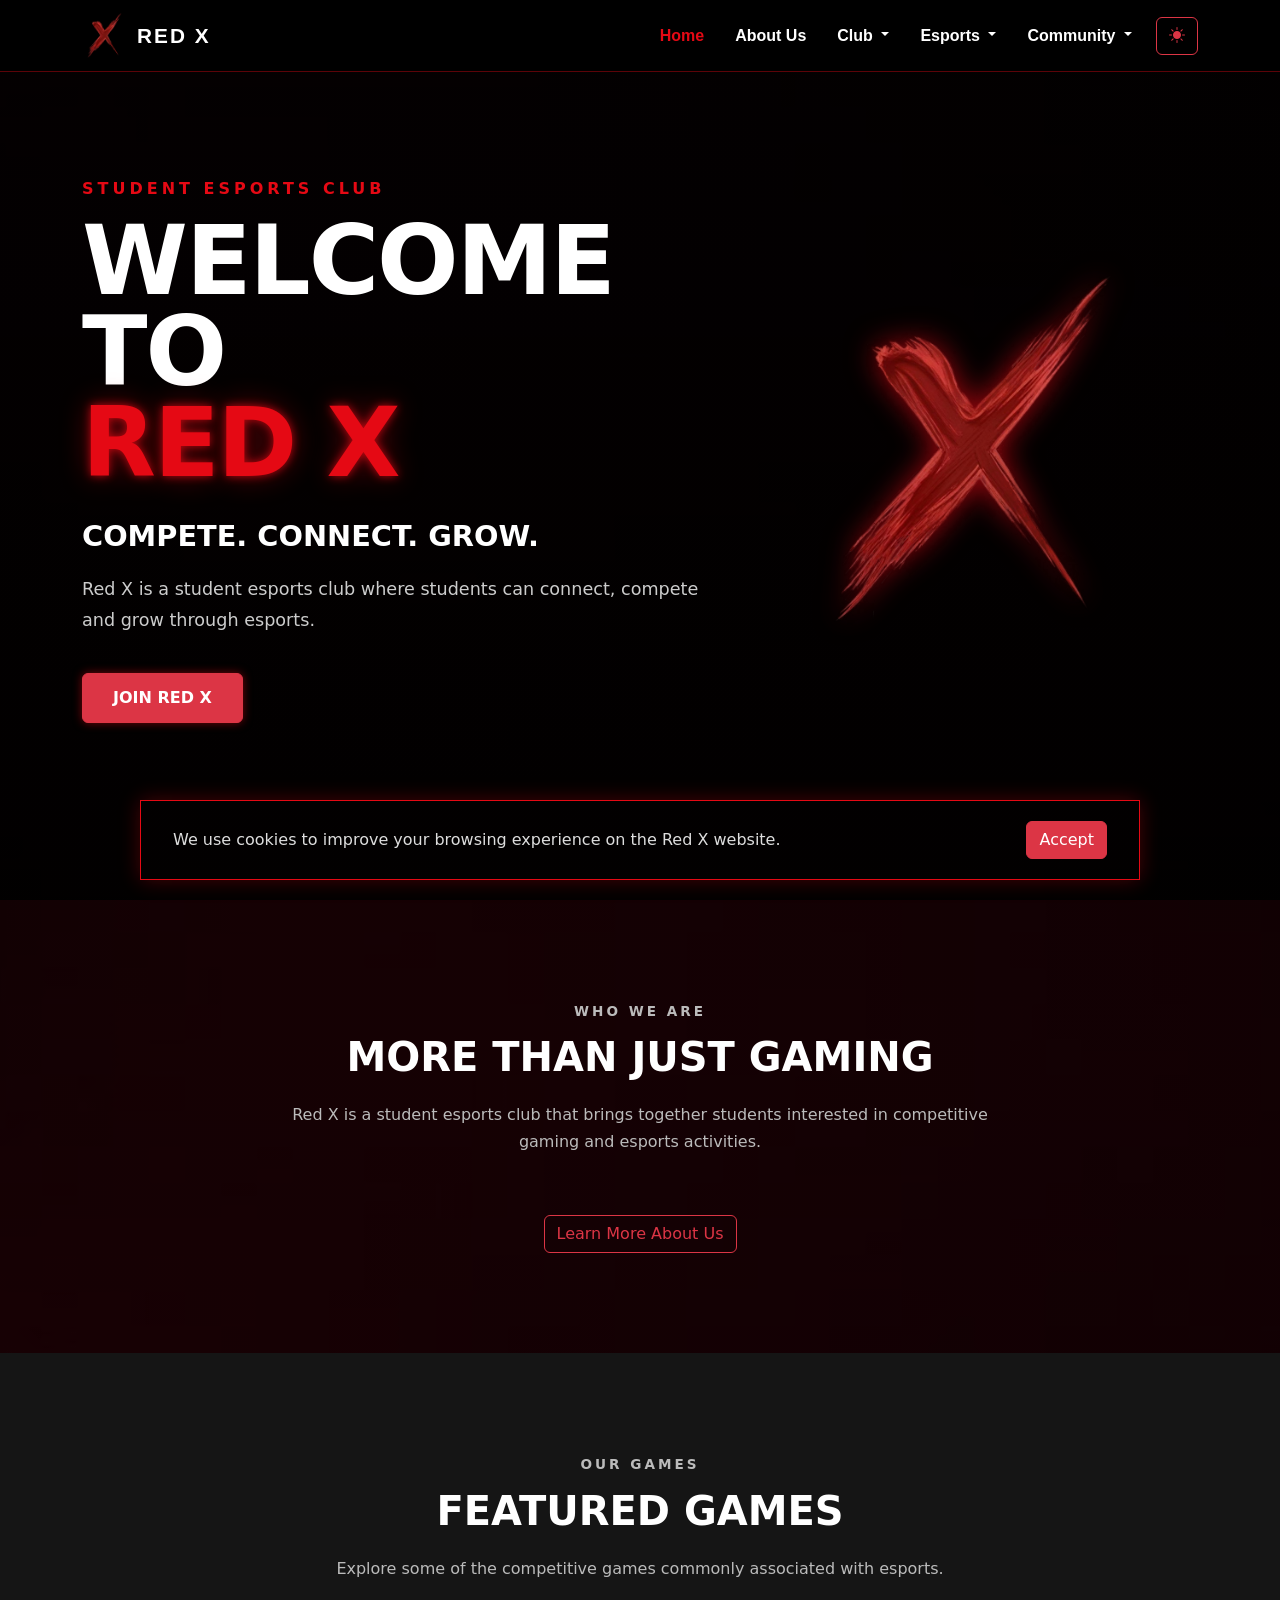
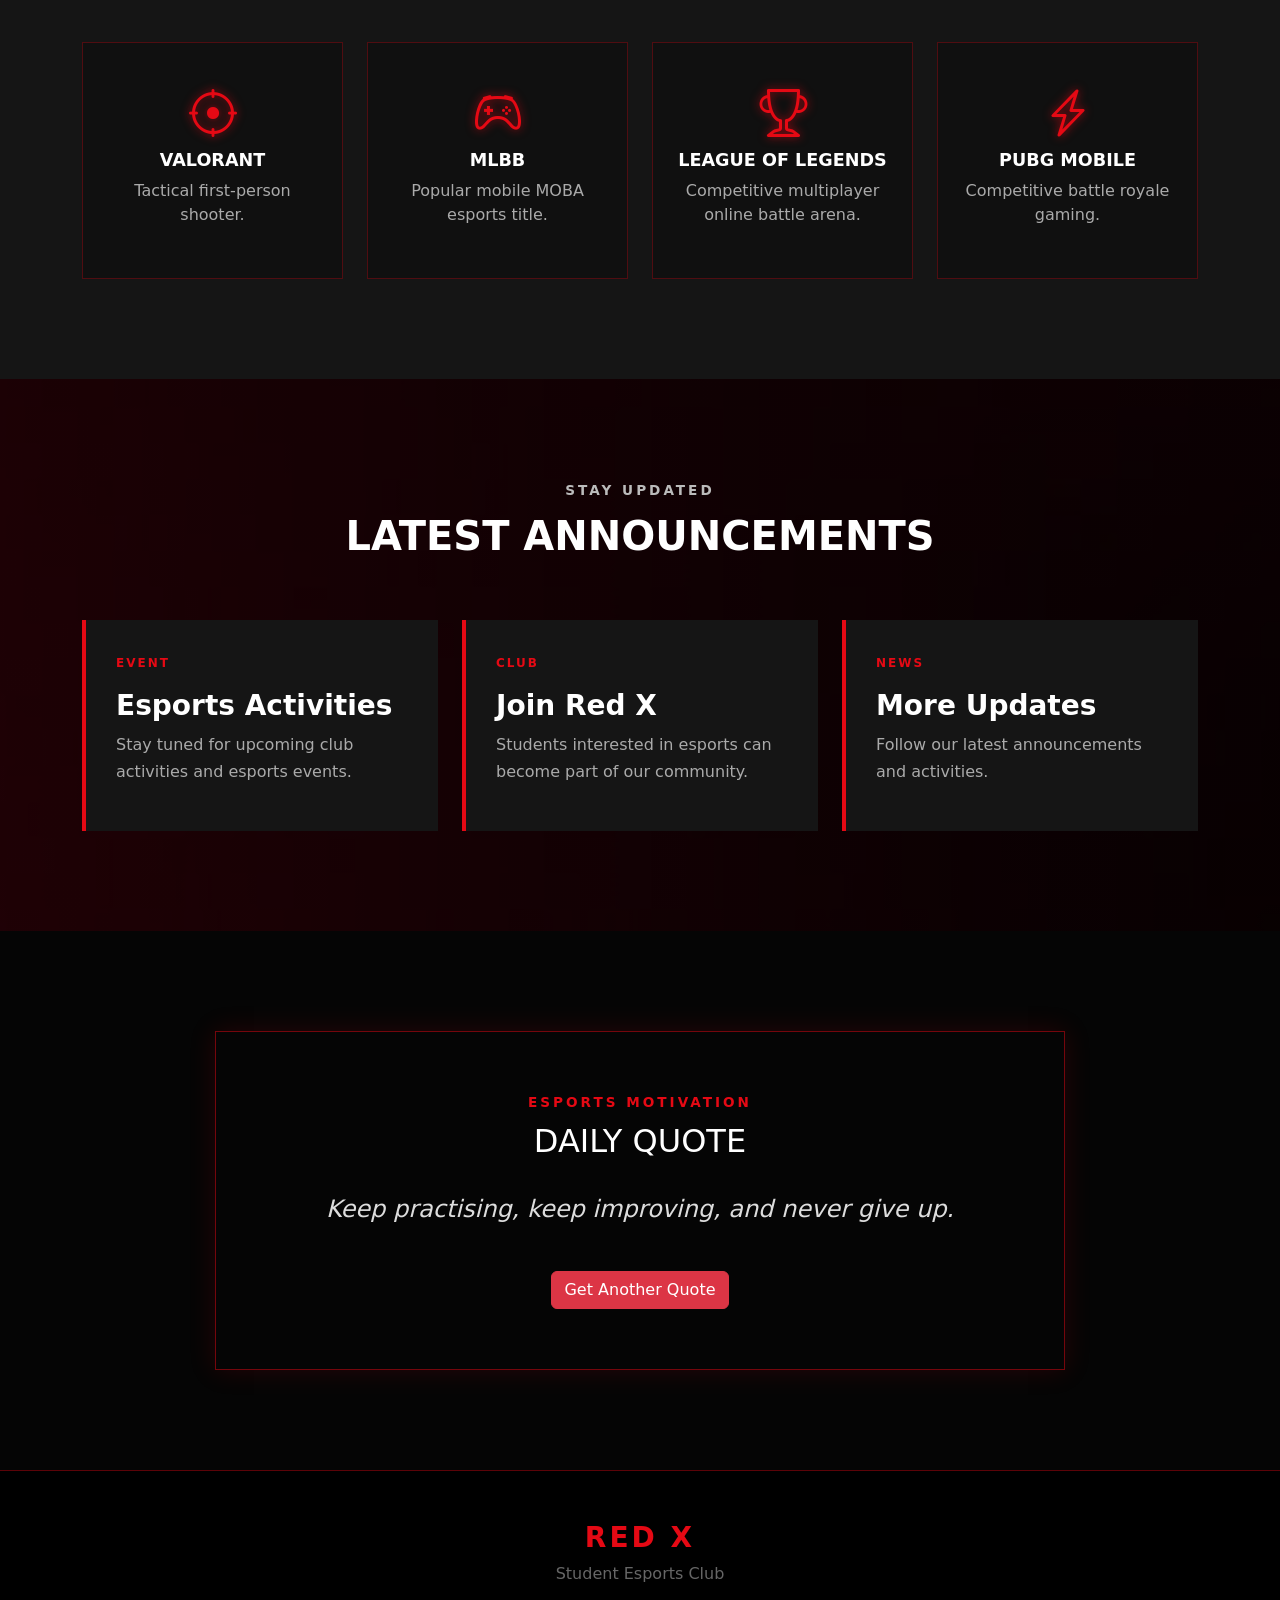
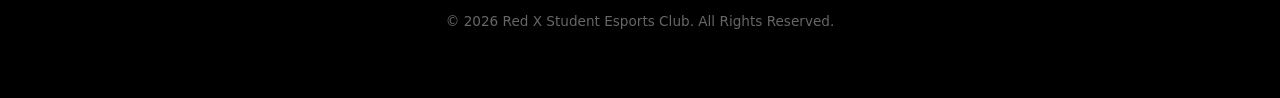
<file: index.html>
<!DOCTYPE html>
<html lang="en">

<head>
    <meta charset="UTF-8">
    <meta name="viewport" content="width=device-width, initial-scale=1.0">

    <title>Red X Student Esports Club</title>

    <!-- Website favicon -->
    <link rel="icon" type="image/png" href="img/icon-title.png">

    <!-- Bootstrap CSS -->
    <link href="https://cdn.jsdelivr.net/npm/bootstrap@5.3.3/dist/css/bootstrap.min.css" rel="stylesheet">

    <!-- Bootstrap Icons -->
    <link rel="stylesheet" href="https://cdn.jsdelivr.net/npm/bootstrap-icons@1.11.3/font/bootstrap-icons.min.css">

    <!-- Our CSS -->
    <link rel="stylesheet" href="style.css">
</head>

<body>
    <div id="member1">
        <!-- ================= NAVBAR ================= -->


        <nav class="navbar navbar-expand-lg navbar-dark bg-black fixed-top">

            <div class="container">

                <a class="navbar-brand d-flex align-items-center" href="index.html">

                    <img src="img/icon.png" alt="Red X Logo" class="navbar-logo">

                    <span class="brand-name">
                        RED X

                    </span>

                </a>


                <button class="navbar-toggler" type="button" data-bs-toggle="collapse" data-bs-target="#navbarNav">

                    <span class="navbar-toggler-icon"></span>

                </button>


                <div class="collapse navbar-collapse" id="navbarNav">

                    <ul class="navbar-nav ms-auto align-items-lg-center">

                        <!-- HOME -->

                        <li class="nav-item">

                            <a class="nav-link active" href="index.html">

                                Home

                            </a>

                        </li>


                        <!-- ABOUT US -->

                        <li class="nav-item">

                            <a class="nav-link" href="about.html">

                                About Us

                            </a>

                        </li>


                        <!-- CLUB -->

                        <li class="nav-item dropdown">

                            <a class="nav-link dropdown-toggle" href="#" role="button" data-bs-toggle="dropdown">

                                Club

                            </a>

                            <ul class="dropdown-menu dropdown-menu-dark">

                                <li>

                                    <a class="dropdown-item" href="committee.html">

                                        Committee

                                    </a>

                                </li>

                                <li>

                                    <a class="dropdown-item" href="team.html">

                                        Team

                                    </a>

                                </li>

                            </ul>

                        </li>


                        <!-- ESPORTS -->

                        <li class="nav-item dropdown">

                            <a class="nav-link dropdown-toggle" href="#" role="button" data-bs-toggle="dropdown">

                                Esports

                            </a>

                            <ul class="dropdown-menu dropdown-menu-dark">

                                <li>

                                    <a class="dropdown-item" href="achievement.html">

                                        Achievement

                                    </a>

                                </li>

                                <li>

                                    <a class="dropdown-item" href="event.html">

                                        Events

                                    </a>

                                </li>

                            </ul>

                        </li>


                        <!-- COMMUNITY -->

                        <li class="nav-item dropdown">

                            <a class="nav-link dropdown-toggle" href="#" role="button" data-bs-toggle="dropdown">

                                Community

                            </a>

                            <ul class="dropdown-menu dropdown-menu-dark">

                                <li>

                                    <a class="dropdown-item" href="registration.html">

                                        Registration

                                    </a>

                                </li>

                                <li>

                                    <a class="dropdown-item" href="contact.html">

                                        Contact

                                    </a>

                                </li>

                            </ul>

                        </li>


                        <!-- THEME BUTTON -->

                        <li class="nav-item ms-lg-3">

                            <button id="themeButton" class="btn btn-outline-danger">

                                <i class="bi bi-sun-fill"></i>

                            </button>

                        </li>

                    </ul>

                </div>

            </div>

        </nav>

        <!-- ================= HERO ================= -->

        <section class="hero-section">

            <div class="container">

                <div class="row align-items-center">

                    <!-- LEFT SIDE -->

                    <div class="col-lg-7">

                        <p class="hero-subtitle">
                            STUDENT ESPORTS CLUB
                        </p>

                        <h1 class="hero-title">

                            WELCOME TO

                            <span>RED X</span>

                        </h1>

                        <p class="hero-text">
                            COMPETE. CONNECT. GROW.
                        </p>

                        <p class="hero-description">

                            Red X is a student esports club
                            where students can connect,
                            compete and grow through esports.

                        </p>

                        <a href="registration.html" class="btn btn-danger hero-button">

                            JOIN RED X

                        </a>

                    </div>


                    <!-- RIGHT SIDE -->

                    <div class="col-lg-5 text-center">

                        <img src="img/icon.png" alt="Red X Student Esports Club Logo" class="hero-logo">

                    </div>

                </div>

            </div>

        </section>


        <!-- ================= ABOUT PREVIEW ================= -->

        <section class="section-padding">

            <div class="container">

                <div class="section-heading">

                    <p class="section-label">
                        WHO WE ARE
                    </p>

                    <h2>
                        MORE THAN JUST GAMING
                    </h2>

                    <p>
                        Red X is a student esports club that brings
                        together students interested in competitive
                        gaming and esports activities.
                    </p>

                </div>

                <div class="text-center">

                    <a href="about.html" class="btn btn-outline-danger">

                        Learn More About Us

                    </a>

                </div>

            </div>

        </section>


        <!-- ================= FEATURED GAMES ================= -->

        <section class="games-section section-padding">

            <div class="container">

                <div class="section-heading">

                    <p class="section-label">
                        OUR GAMES
                    </p>

                    <h2>
                        FEATURED GAMES
                    </h2>

                    <p>
                        Explore some of the competitive games
                        commonly associated with esports.
                    </p>

                </div>


                <div class="row g-4">

                    <div class="col-md-6 col-lg-3">

                        <a href="team.html" class="card-link">

                            <div class="game-card">

                                <i class="bi bi-crosshair game-icon"></i>

                                <h3>VALORANT</h3>

                                <p>
                                    Tactical first-person shooter.
                                </p>

                            </div>

                        </a>

                    </div>

                    <div class="col-md-6 col-lg-3">

                        <a href="team.html" class="card-link">

                            <div class="game-card">

                                <i class="bi bi-controller game-icon"></i>

                                <h3>MLBB</h3>

                                <p>
                                    Popular mobile MOBA esports title.
                                </p>

                            </div>

                        </a>

                    </div>

                    <div class="col-md-6 col-lg-3">

                        <a href="team.html" class="card-link">

                            <div class="game-card">

                                <i class="bi bi-trophy game-icon"></i>

                                <h3>LEAGUE OF LEGENDS</h3>

                                <p>
                                    Competitive multiplayer online battle arena.
                                </p>

                            </div>

                        </a>

                    </div>


                    <div class="col-md-6 col-lg-3">

                        <a href="team.html" class="card-link">

                            <div class="game-card">

                                <i class="bi bi-lightning-charge game-icon"></i>

                                <h3>PUBG MOBILE</h3>

                                <p>
                                    Competitive battle royale gaming.
                                </p>

                            </div>

                        </a>

                    </div>

                </div>

            </div>

        </section>


        <!-- ================= ANNOUNCEMENTS ================= -->

        <section class="section-padding">

            <div class="container">

                <div class="section-heading">

                    <p class="section-label">
                        STAY UPDATED
                    </p>

                    <h2>
                        LATEST ANNOUNCEMENTS
                    </h2>

                </div>


                <div class="row g-4">

                    <div class="col-md-4">

                        <a href="event.html" class="card-link">

                            <div class="announcement-card">

                                <span class="announcement-tag">
                                    EVENT
                                </span>

                                <h3>
                                    Esports Activities
                                </h3>

                                <p>
                                    Stay tuned for upcoming club
                                    activities and esports events.
                                </p>

                            </div>

                        </a>

                    </div>


                    <div class="col-md-4">

                        <a href="registration.html" class="card-link">

                            <div class="announcement-card">

                                <span class="announcement-tag">
                                    CLUB
                                </span>

                                <h3>
                                    Join Red X
                                </h3>

                                <p>
                                    Students interested in esports
                                    can become part of our community.
                                </p>

                            </div>

                        </a>

                    </div>


                    <div class="col-md-4">

                        <a href="event.html" class="card-link">

                            <div class="announcement-card">

                                <span class="announcement-tag">
                                    NEWS
                                </span>

                                <h3>
                                    More Updates
                                </h3>

                                <p>
                                    Follow our latest announcements
                                    and activities.
                                </p>

                            </div>

                        </a>

                    </div>

                </div>

            </div>

        </section>


        <!-- ================= ESPORTS QUOTE API ================= -->

        <section class="quote-section section-padding">

            <div class="container">

                <div class="quote-box">

                    <p class="section-label">
                        ESPORTS MOTIVATION
                    </p>

                    <h2>
                        DAILY QUOTE
                    </h2>

                    <p id="quoteText">
                        Loading quote...
                    </p>

                    <button id="quoteButton" class="btn btn-danger">

                        Get Another Quote

                    </button>

                </div>

            </div>

        </section>

        <!-- ================= COOKIE BANNER ================= -->

        <div id="cookieBanner" class="cookie-banner">

            <div class="container">

                <div class="row align-items-center">

                    <div class="col-md-9">

                        <p class="mb-md-0">

                            We use cookies to improve your browsing
                            experience on the Red X website.

                        </p>

                    </div>

                    <div class="col-md-3 text-md-end mt-3 mt-md-0">

                        <button id="acceptCookies" class="btn btn-danger">

                            Accept

                        </button>

                    </div>

                </div>

            </div>

        </div>

        <!-- ================= FOOTER ================= -->

        <footer class="footer">

            <div class="container text-center">

                <h3>RED X</h3>

                <p>
                    Student Esports Club
                </p>

                <p class="copyright">
                    © 2026 Red X Student Esports Club.
                    All Rights Reserved.
                </p>

            </div>

        </footer>


        <!-- Bootstrap JavaScript -->

        <script src="https://cdn.jsdelivr.net/npm/bootstrap@5.3.3/dist/js/bootstrap.bundle.min.js"></script>


        <!-- jQuery -->

        <script src="https://code.jquery.com/jquery-3.7.1.min.js"></script>


        <!-- Our JavaScript -->

        <script src="script.js"></script>
    </div>
</body>

</html>
</file>
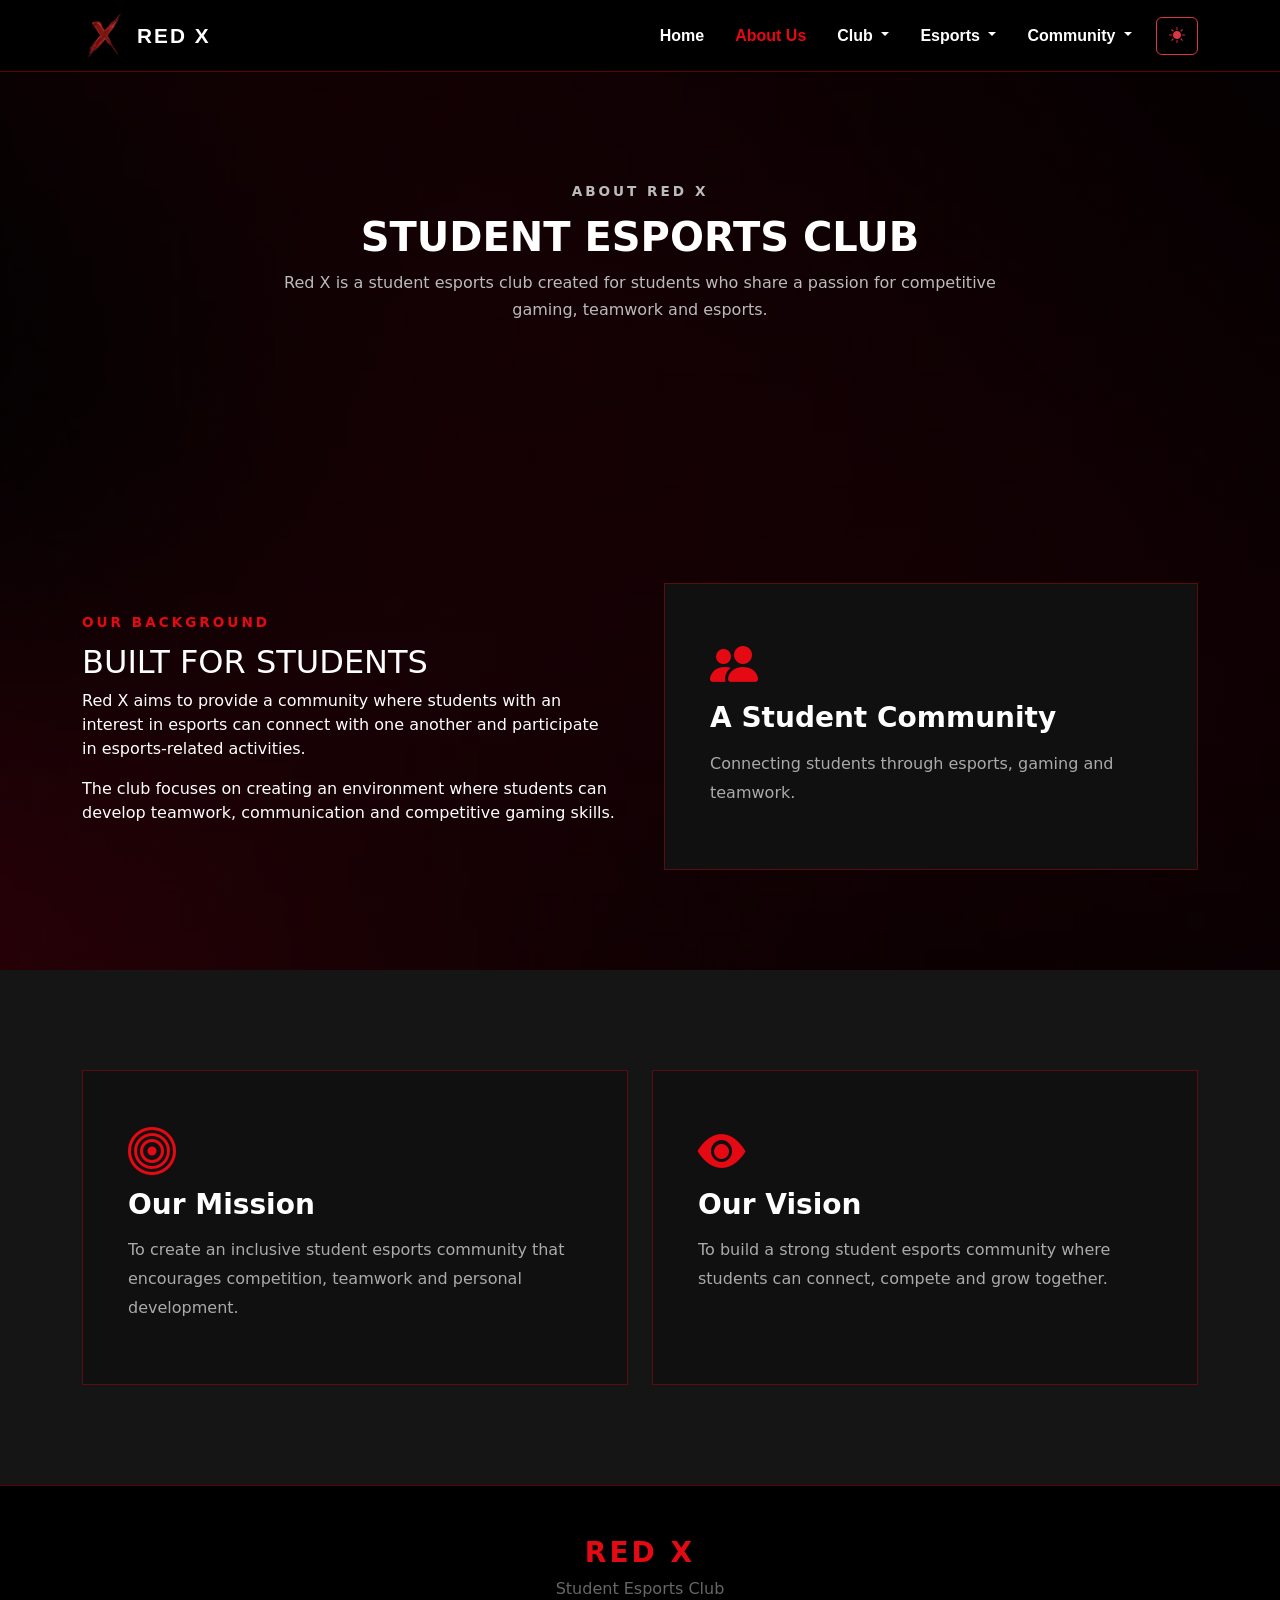
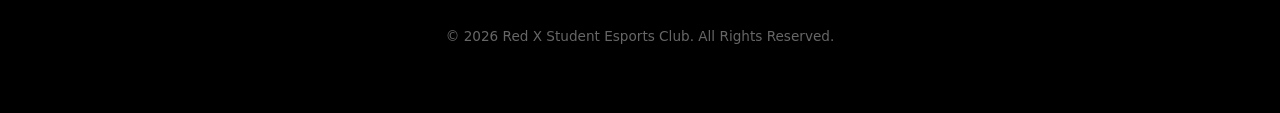
<file: about.html>
<!DOCTYPE html>
<html lang="en">

<head>

    <meta charset="UTF-8">

    <meta name="viewport" content="width=device-width, initial-scale=1.0">

    <title>About Us | Red X Student Esports Club</title>

    <!-- Website favicon -->
    <link rel="icon" type="image/png" href="img/icon-title.png">

    <!-- Bootstrap -->

    <link href="https://cdn.jsdelivr.net/npm/bootstrap@5.3.3/dist/css/bootstrap.min.css" rel="stylesheet">

    <!-- Bootstrap Icons -->

    <link rel="stylesheet" href="https://cdn.jsdelivr.net/npm/bootstrap-icons@1.11.3/font/bootstrap-icons.min.css">

    <!-- Our CSS -->

    <link rel="stylesheet" href="style.css">

</head>


<body>
    <div id="member1">
        <!-- NAVBAR -->

        <!-- ================= NAVBAR ================= -->

        <nav class="navbar navbar-expand-lg navbar-dark bg-black fixed-top">

            <div class="container">

                <a class="navbar-brand d-flex align-items-center" href="index.html">

                    <img src="img/icon.png" alt="Red X Logo" class="navbar-logo">

                    <span class="brand-name">
                        RED X

                    </span>

                </a>


                <button class="navbar-toggler" type="button" data-bs-toggle="collapse" data-bs-target="#navbarNav">

                    <span class="navbar-toggler-icon"></span>

                </button>


                <div class="collapse navbar-collapse" id="navbarNav">

                    <ul class="navbar-nav ms-auto align-items-lg-center">

                        <!-- HOME -->

                        <li class="nav-item">

                            <a class="nav-link" href="index.html">

                                Home

                            </a>

                        </li>


                        <!-- ABOUT US -->

                        <li class="nav-item active">

                            <a class="nav-link active" href="about.html">

                                About Us

                            </a>

                        </li>


                        <!-- CLUB -->

                        <li class="nav-item dropdown">

                            <a class="nav-link dropdown-toggle" href="#" role="button" data-bs-toggle="dropdown">

                                Club

                            </a>

                            <ul class="dropdown-menu dropdown-menu-dark">

                                <li>

                                    <a class="dropdown-item" href="committee.html">

                                        Committee

                                    </a>

                                </li>

                                <li>

                                    <a class="dropdown-item" href="team.html">

                                        Team

                                    </a>

                                </li>

                            </ul>

                        </li>


                        <!-- ESPORTS -->

                        <li class="nav-item dropdown">

                            <a class="nav-link dropdown-toggle" href="#" role="button" data-bs-toggle="dropdown">

                                Esports

                            </a>

                            <ul class="dropdown-menu dropdown-menu-dark">

                                <li>

                                    <a class="dropdown-item" href="achievement.html">
                                        Achievement

                                    </a>

                                </li>

                                <li>

                                    <a class="dropdown-item" href="event.html">

                                        Events

                                    </a>

                                </li>

                            </ul>

                        </li>


                        <!-- COMMUNITY -->

                        <li class="nav-item dropdown">

                            <a class="nav-link dropdown-toggle" href="#" role="button" data-bs-toggle="dropdown">

                                Community

                            </a>

                            <ul class="dropdown-menu dropdown-menu-dark">

                                <li>

                                    <a class="dropdown-item" href="registration.html">

                                        Registration

                                    </a>

                                </li>

                                <li>

                                    <a class="dropdown-item" href="contact.html">

                                        Contact

                                    </a>

                                </li>

                            </ul>

                        </li>


                        <!-- THEME BUTTON -->

                        <li class="nav-item ms-lg-3">

                            <button id="themeButton" class="btn btn-outline-danger">

                                <i class="bi bi-sun-fill"></i>

                            </button>

                        </li>

                    </ul>

                </div>

            </div>

        </nav>

        <!-- ABOUT HERO -->

        <section class="about-hero section-padding">

            <div class="container">

                <div class="section-heading">

                    <p class="section-label">
                        ABOUT RED X
                    </p>

                    <h1>
                        STUDENT ESPORTS CLUB
                    </h1>

                    <p>
                        Red X is a student esports club created
                        for students who share a passion for
                        competitive gaming, teamwork and esports.
                    </p>

                </div>

            </div>

        </section>


        <!-- BACKGROUND -->

        <section class="section-padding">

            <div class="container">

                <div class="row g-5 align-items-center">

                    <div class="col-lg-6">

                        <p class="section-label">
                            OUR BACKGROUND
                        </p>

                        <h2>
                            BUILT FOR STUDENTS
                        </h2>

                        <p>
                            Red X aims to provide a community where
                            students with an interest in esports can
                            connect with one another and participate
                            in esports-related activities.
                        </p>

                        <p>
                            The club focuses on creating an
                            environment where students can develop
                            teamwork, communication and competitive
                            gaming skills.
                        </p>

                    </div>


                    <div class="col-lg-6">

                        <div class="about-card">

                            <i class="bi bi-people-fill"></i>

                            <h3>
                                A Student Community
                            </h3>

                            <p>
                                Connecting students through esports,
                                gaming and teamwork.
                            </p>

                        </div>

                    </div>

                </div>

            </div>

        </section>


        <!-- MISSION / VISION -->

        <section class="games-section section-padding">

            <div class="container">

                <div class="row g-4">

                    <div class="col-md-6">

                        <div class="about-card">

                            <i class="bi bi-bullseye"></i>

                            <h3>
                                Our Mission
                            </h3>

                            <p>
                                To create an inclusive student
                                esports community that encourages
                                competition, teamwork and personal
                                development.
                            </p>

                        </div>

                    </div>


                    <div class="col-md-6">

                        <div class="about-card">

                            <i class="bi bi-eye-fill"></i>

                            <h3>
                                Our Vision
                            </h3>

                            <p>
                                To build a strong student esports
                                community where students can connect,
                                compete and grow together.
                            </p>

                        </div>

                    </div>

                </div>

            </div>

        </section>


        <!-- FOOTER -->

        <footer class="footer">

            <div class="container text-center">

                <h3>RED X</h3>

                <p>
                    Student Esports Club
                </p>

                <p class="copyright">
                    © 2026 Red X Student Esports Club.
                    All Rights Reserved.
                </p>

            </div>

        </footer>


        <!-- Bootstrap -->

        <script src="https://cdn.jsdelivr.net/npm/bootstrap@5.3.3/dist/js/bootstrap.bundle.min.js"></script>


        <!-- jQuery -->

        <script src="https://code.jquery.com/jquery-3.7.1.min.js"></script>


        <!-- Our JavaScript -->

        <script src="script.js"></script>
    </div>
</body>

</html>
</file>
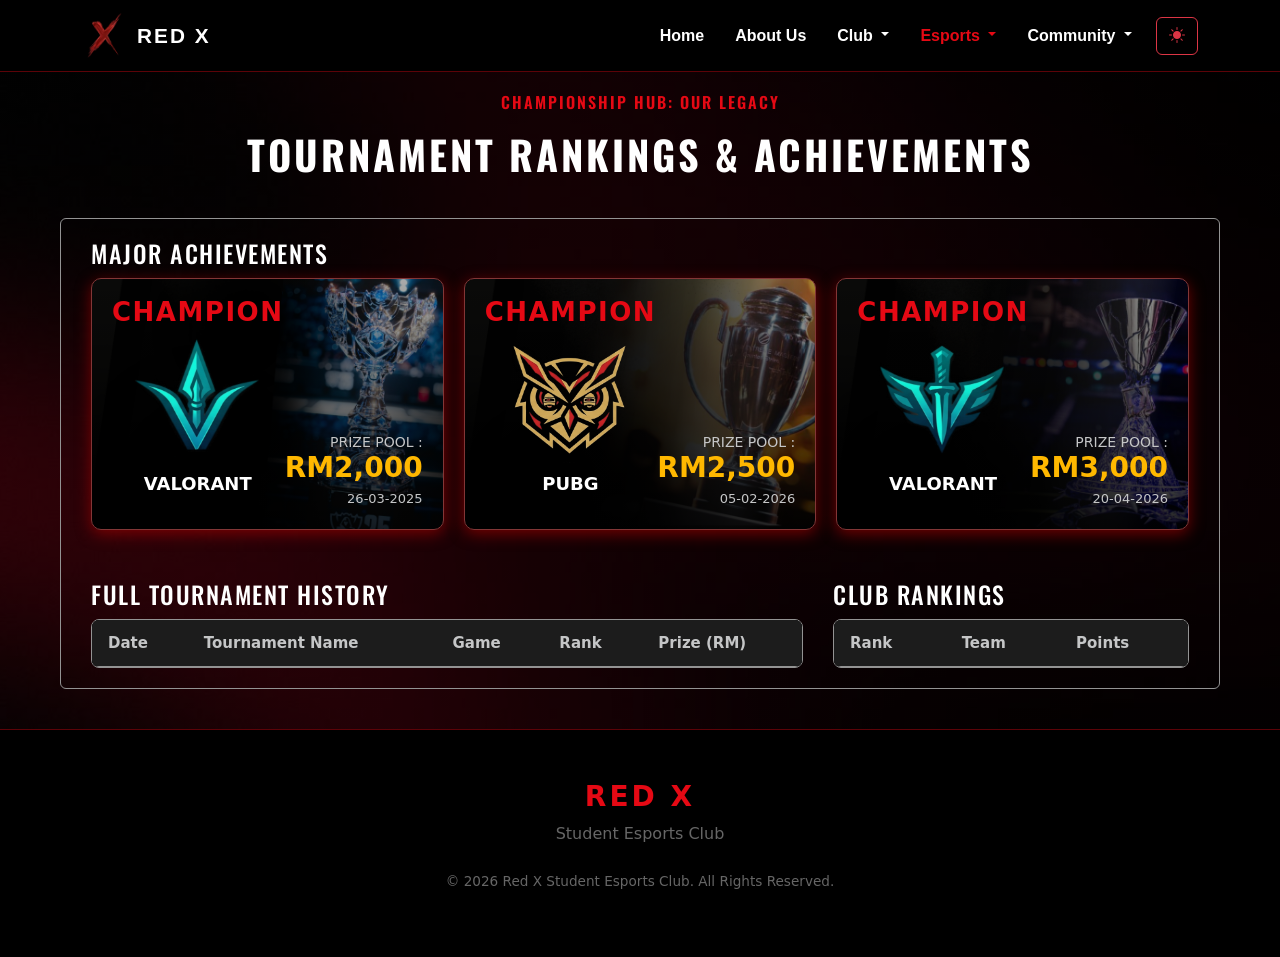
<file: achievement.html>
<!DOCTYPE html>

<html>

<head>
    <meta charset="utf-8">
    <meta name="viewport" content="width=device-width, initial-scale=1.0">

    <title>Achievement & Tournaments | Red X Student Esports Club</title>
    <link rel="icon" href="img/icon-title.png" type="image/png">

    <!-- Bootstrap CSS -->
    <link href="https://cdn.jsdelivr.net/npm/bootstrap@5.3.3/dist/css/bootstrap.min.css" rel="stylesheet">

    <!-- Bootstrap Icons -->
    <link rel="stylesheet" href="https://cdn.jsdelivr.net/npm/bootstrap-icons@1.11.3/font/bootstrap-icons.min.css">

    <!-- Bootstrap JS-->
    <script src="https://cdn.jsdelivr.net/npm/bootstrap@5.3.3/dist/js/bootstrap.bundle.min.js" defer></script>

    <!-- jQuery -->
    <script src="https://code.jquery.com/jquery-3.7.1.min.js" defer></script>

    <!-- Font -->
    <link rel="preconnect" href="https://fonts.googleapis.com">
    <link rel="preconnect" href="https://fonts.gstatic.com" crossorigin>
    <link href="https://fonts.googleapis.com/css2?family=Alumni+Sans:ital,wght@0,100..900;1,100..900&family=Oswald:wght@200..700&display=swap" rel="stylesheet">

    <link rel="stylesheet" href="style.css">
    <script src="script.js" defer></script>
</head>

<body>
    <!-- Header Section -->
    <header>
        <nav class="navbar navbar-expand-lg navbar-dark bg-black fixed-top">
            <div class="container">
                <a class="navbar-brand d-flex align-items-center" href="index.html">
                    <img src="img/icon.png" alt="Red X Logo" class="navbar-logo">
                    <span class="brand-name">
                        RED X
                    </span>
                </a>

                <button class="navbar-toggler" type="button" data-bs-toggle="collapse" data-bs-target="#navbarNav">
                    <span class="navbar-toggler-icon"></span>
                </button>

                <div class="collapse navbar-collapse" id="navbarNav">
                    <ul class="navbar-nav ms-auto align-items-lg-center">
                        <!-- HOME -->
                        <li class="nav-item">
                            <a class="nav-link" href="index.html">Home</a>
                        </li>

                        <!-- ABOUT US -->
                        <li class="nav-item">
                            <a class="nav-link" href="about.html">About Us</a>
                        </li>

                        <!-- CLUB DROPDOWN (ACTIVE) -->
                        <li class="nav-item dropdown">
                            <a class="nav-link dropdown-toggle" href="#" role="button" data-bs-toggle="dropdown">
                                Club
                            </a>
                            <ul class="dropdown-menu dropdown-menu-dark">
                                <li><a class="dropdown-item" href="committee.html">Committee</a></li>
                                <li><a class="dropdown-item" href="team.html">Team</a></li>
                            </ul>
                        </li>

                        <!-- ESPORTS DROPDOWN -->
                        <li class="nav-item dropdown">
                            <a class="nav-link dropdown-toggle active" href="#" role="button" data-bs-toggle="dropdown">
                                Esports
                            </a>
                            <ul class="dropdown-menu dropdown-menu-dark">
                                <li><a class="dropdown-item active" href="achievement.html">Achievement</a></li>
                                <li><a class="dropdown-item" href="event.html">Events</a></li>
                            </ul>
                        </li>

                        <!-- COMMUNITY DROPDOWN -->
                        <li class="nav-item dropdown">
                            <a class="nav-link dropdown-toggle" href="#" role="button" data-bs-toggle="dropdown">
                                Community
                            </a>
                            <ul class="dropdown-menu dropdown-menu-dark">
                                <li><a class="dropdown-item" href="registration.html">Registration</a></li>
                                <li><a class="dropdown-item" href="contact.html">Contact</a></li>
                            </ul>
                        </li>

                        <!-- THEME BUTTON -->
                        <li class="nav-item ms-lg-3">
                            <button id="themeButton" class="btn btn-outline-danger">
                                <i class="bi bi-sun-fill"></i>
                            </button>
                        </li>
                    </ul>
                </div>
            </div>
        </nav>
    </header>

    <!-- Main Achievement Content Area -->
    <main class="acm_content">
        <!-- Hero Title Section -->
        <section class="acm_hero_title">
            <p class="acm_subtitle">CHAMPIONSHIP HUB: OUR LEGACY</p>
            <h1>TOURNAMENT RANKINGS & ACHIEVEMENTS</h1>
        </section>

        <div class="acm_seperate_line"></div>

        <!-- Achievements & Rankings Container -->
        <div class="acm_container">
            <!-- Major Achievements Section -->
            <section class="acm_major_achievements">
                <h2>MAJOR ACHIEVEMENTS</h2>

                <!-- Achievement Cards Grid -->
                <div class="acm_achievement_grid">
                    <!-- Achievement Card 1: Valorant 2025 -->
                    <article class="acm_achievement_card" id="acm_card1">
                        <div class="acm_card_left">
                            <div class="acm_rank">CHAMPION</div>
                            <div class="acm_card_img">
                                <img src="img/achievement/Valorant Varsity Showdown 2025 logo.png"
                                    alt="Volorant Varsity Showdown 2025" width="130px">
                            </div>
                            <p class="acm_game">VALORANT</p>
                        </div>

                        <div class="acm_card_right">
                            <div class="acm_prize_pool">
                                Prize Pool :
                                <div class="acm_prize">RM2,000</div>
                            </div>
                            <div class="acm_date">26-03-2025</div>
                        </div>
                    </article>

                    <!-- Achievement Card 2: PUBG Mobile 2026 -->
                    <article class="acm_achievement_card" id="acm_card2">
                        <div class="acm_card_left">
                            <div class="acm_rank">CHAMPION</div>
                            <div class="acm_card_img">
                                <img src="img/achievement/PUBG Mobile University Cup logo.png"
                                    alt="PUBG Mobile University" width="130px">
                            </div>
                            <p class="acm_game">PUBG</p>
                        </div>

                        <div class="acm_card_right">
                            <div class="acm_prize_pool">
                                Prize Pool :
                                <div class="acm_prize">RM2,500</div>
                            </div>
                            <div class="acm_date">05-02-2026</div>
                        </div>
                    </article>

                    <!-- Achievement Card 3: Valorant 2026 -->
                    <article class="acm_achievement_card" id="acm_card3">
                        <div class="acm_card_left">
                            <div class="acm_rank">CHAMPION</div>
                            <div class="acm_card_img">
                                <img src="img/achievement/Valorant Varsity Showdown 2026 logo.png"
                                    alt="Volorant Varsity Showdown 2026" width="130px">
                            </div>
                            <p class="acm_game">VALORANT</p>
                        </div>

                        <div class="acm_card_right">
                            <div class="acm_prize_pool">
                                Prize Pool :
                                <div class="acm_prize">RM3,000</div>
                            </div>
                            <div class="acm_date">20-04-2026</div>
                        </div>
                    </article>
                </div>
            </section>

            <!-- Tournament History & Rankings Section -->
            <section class="acm_tournament_rankings">
                <div class="acm_tournament">
                    <h2>FULL TOURNAMENT HISTORY</h2>
                    <div class="acm_table_container">
                        <table class="acm_history_table">
                            <thead>
                                <tr>
                                    <th>Date</th>
                                    <th>Tournament Name</th>
                                    <th>Game</th>
                                    <th>Rank</th>
                                    <th>Prize (RM)</th>
                                </tr>
                            </thead>

                            <!-- Dynamic Tournament Data (Populated via JS) -->
                            <tbody class="acm_tournament_body"></tbody>
                        </table>
                    </div>
                </div>

                <!-- Club Rankings Table -->
                <div class="acm_rankings">
                    <h2>CLUB RANKINGS</h2>
                    <div class="acm_table_container">
                        <table class="acm_rankings_table">
                            <thead>
                                <tr>
                                    <th>Rank</th>
                                    <th>Team</th>
                                    <th>Points</th>
                                </tr>
                            </thead>

                            <!-- Dynamic Tournament Data (Populated via JS) -->
                            <tbody class="acm_rankings_body"></tbody>
                        </table>
                    </div>
                </div>
            </section>
        </div>
    </main>

    <!-- Footer Section -->
    <footer class="footer">
        <div class="container text-center">
            <h3>RED X</h3>
            <p>Student Esports Club</p>
            <p class="copyright">
                © 2026 Red X Student Esports Club. All Rights Reserved.
            </p>
        </div>
    </footer>
</body>

</html>
</file>
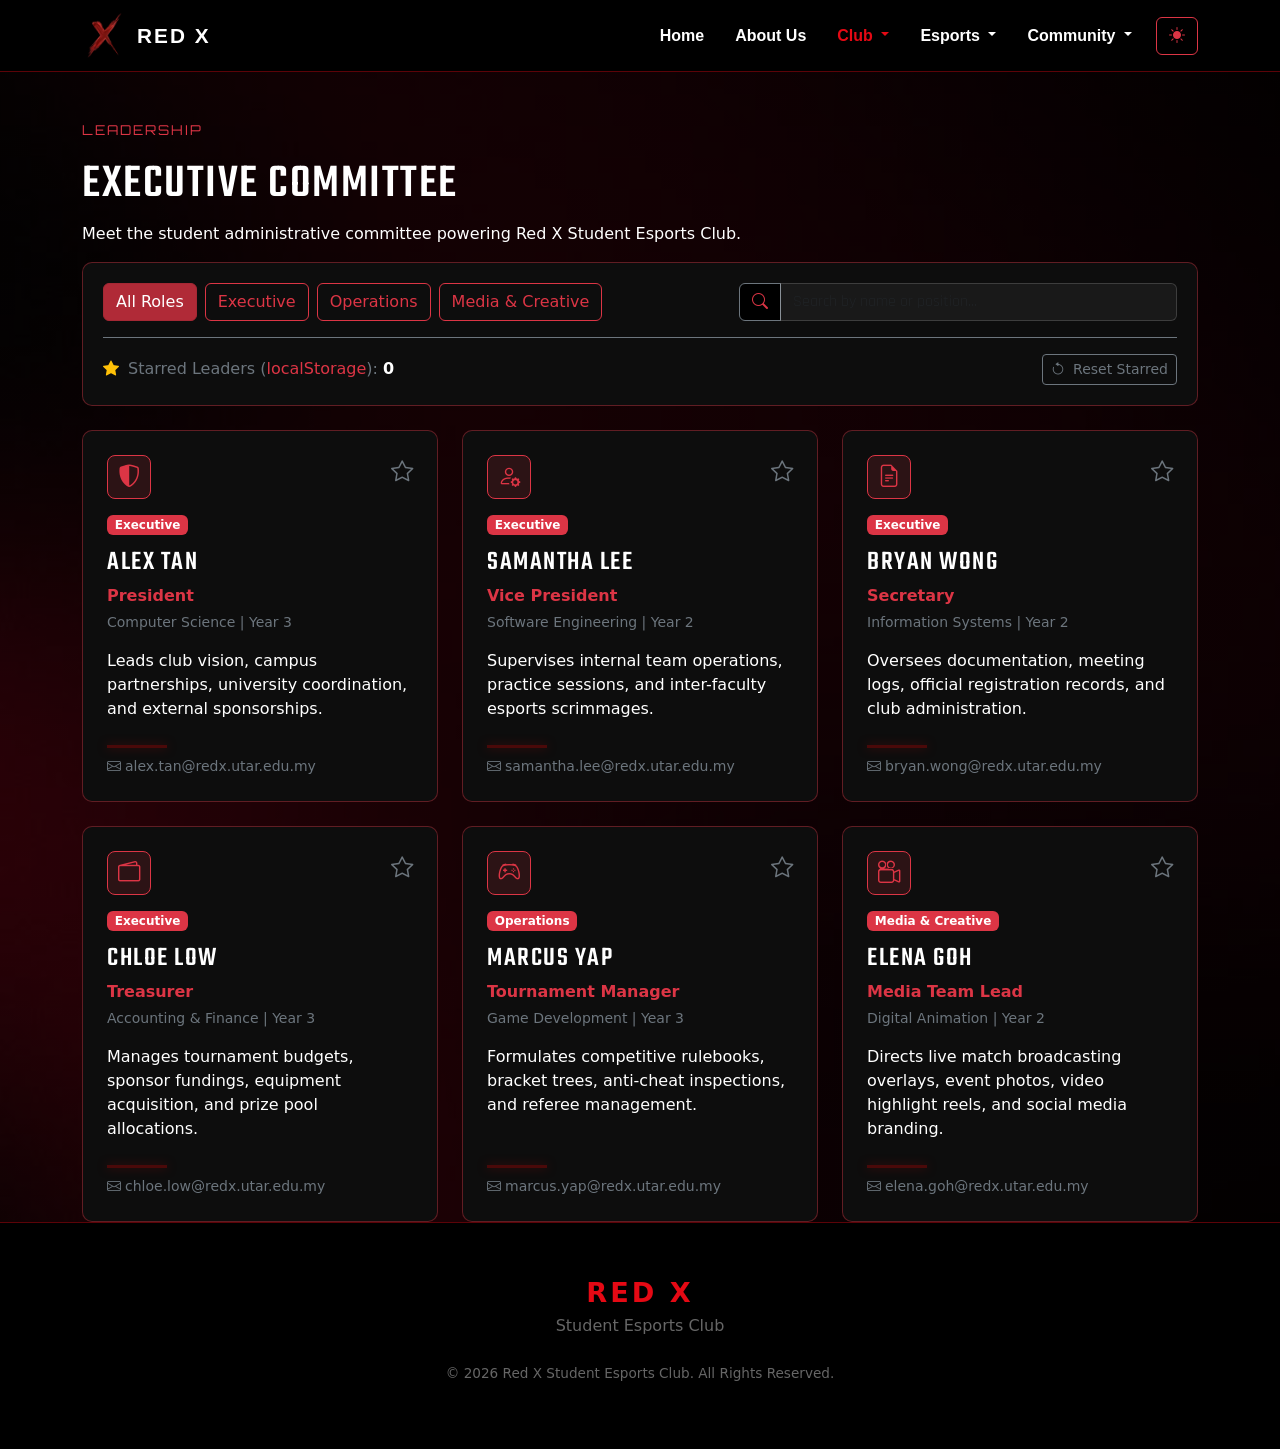
<file: committee.html>
<!DOCTYPE html>
<html lang="en">

<head>
    <meta charset="UTF-8">
    <meta name="viewport" content="width=device-width, initial-scale=1.0">

    <title>Committee | Red X Student Esports Club</title>

    <!-- Favicon -->
    <link rel="icon" type="image/png" href="img/icon.png">

    <!-- Bootstrap CSS -->
    <link href="https://cdn.jsdelivr.net/npm/bootstrap@5.3.3/dist/css/bootstrap.min.css" rel="stylesheet">

    <!-- Bootstrap Icons -->
    <link rel="stylesheet" href="https://cdn.jsdelivr.net/npm/bootstrap-icons@1.11.3/font/bootstrap-icons.min.css">

    <!-- Shared CSS -->
    <link rel="stylesheet" href="style.css">

    <style>
        @import url('https://fonts.googleapis.com/css2?family=Orbitron:wght@600;800;900&family=Rajdhani:wght@500;600;700&family=Teko:wght@600;700&display=swap');
    </style>
</head>

<body>
    <div id="member2_committee">
        <!-- ================= NAVBAR ================= -->
        <nav class="navbar navbar-expand-lg navbar-dark bg-black fixed-top">
            <div class="container">
                <a class="navbar-brand d-flex align-items-center" href="index.html">
                    <img src="img/icon.png" alt="Red X Logo" class="navbar-logo">
                    <span class="brand-name">
                        RED X
                    </span>
                </a>

                <button class="navbar-toggler" type="button" data-bs-toggle="collapse" data-bs-target="#navbarNav">
                    <span class="navbar-toggler-icon"></span>
                </button>

                <div class="collapse navbar-collapse" id="navbarNav">
                    <ul class="navbar-nav ms-auto align-items-lg-center">
                        <!-- HOME -->
                        <li class="nav-item">
                            <a class="nav-link" href="index.html">Home</a>
                        </li>

                        <!-- ABOUT US -->
                        <li class="nav-item">
                            <a class="nav-link" href="about.html">About Us</a>
                        </li>

                        <!-- CLUB DROPDOWN (ACTIVE) -->
                        <li class="nav-item dropdown">
                            <a class="nav-link dropdown-toggle active" href="#" role="button" data-bs-toggle="dropdown">
                                Club
                            </a>
                            <ul class="dropdown-menu dropdown-menu-dark">
                                <li><a class="dropdown-item active" href="committee.html">Committee</a></li>
                                <li><a class="dropdown-item" href="team.html">Team</a></li>
                            </ul>
                        </li>

                        <!-- ESPORTS DROPDOWN -->
                        <li class="nav-item dropdown">
                            <a class="nav-link dropdown-toggle" href="#" role="button" data-bs-toggle="dropdown">
                                Esports
                            </a>
                            <ul class="dropdown-menu dropdown-menu-dark">
                                <li><a class="dropdown-item" href="achievement.html">Achievement</a></li>
                                <li><a class="dropdown-item" href="event.html">Events</a></li>
                            </ul>
                        </li>

                        <!-- COMMUNITY DROPDOWN -->
                        <li class="nav-item dropdown">
                            <a class="nav-link dropdown-toggle" href="#" role="button" data-bs-toggle="dropdown">
                                Community
                            </a>
                            <ul class="dropdown-menu dropdown-menu-dark">
                                <li><a class="dropdown-item" href="registration.html">Registration</a></li>
                                <li><a class="dropdown-item" href="contact.html">Contact</a></li>
                            </ul>
                        </li>

                        <!-- THEME BUTTON -->
                        <li class="nav-item ms-lg-3">
                            <button id="themeButton" class="btn btn-outline-danger">
                                <i class="bi bi-sun-fill"></i>
                            </button>
                        </li>
                    </ul>
                </div>
            </div>
        </nav>

        <!-- ================= HERO ================= -->
        <section class="about-hero section-padding" style="padding-top: 120px;">
            <div class="container">
                <div class="section-heading">
                    <p class="section-label">LEADERSHIP</p>
                    <h1>EXECUTIVE COMMITTEE</h1>
                    <p>Meet the student administrative committee powering Red X Student Esports Club.</p>
                </div>
            </div>
        </section>

        <!-- ================= CONTROLS ================= -->
        <section class="section-padding pt-0">
            <div class="container">

                <div class="about-card mb-4 text-start">
                    <div class="row g-3 align-items-center">
                        <div class="col-lg-7">
                            <div class="d-flex flex-wrap gap-2" id="filterButtons">
                                <button class="btn btn-danger btn-filter active" data-filter="all">All Roles</button>
                                <button class="btn btn-outline-danger btn-filter"
                                    data-filter="executive">Executive</button>
                                <button class="btn btn-outline-danger btn-filter"
                                    data-filter="operations">Operations</button>
                                <button class="btn btn-outline-danger btn-filter" data-filter="media">Media &
                                    Creative</button>
                            </div>
                        </div>

                        <div class="col-lg-5">
                            <div class="input-group">
                                <span class="input-group-text bg-black text-danger border-secondary"><i
                                        class="bi bi-search"></i></span>
                                <input type="text" id="committeeSearchInput" class="form-control search-box-custom"
                                    placeholder="Search by name or position...">
                            </div>
                        </div>
                    </div>

                    <!-- LocalStorage Favorite Status -->
                    <div
                        class="d-flex justify-content-between align-items-center border-top border-secondary mt-3 pt-3">
                        <p class="mb-0 text-secondary">
                            <i class="bi bi-star-fill text-warning me-1"></i> Starred Leaders (<span
                                class="text-danger">localStorage</span>):
                            <strong class="text-white" id="savedCount">0</strong>
                        </p>
                        <button class="btn btn-sm btn-outline-secondary" id="resetFavBtn">
                            <i class="bi bi-arrow-counterclockwise me-1"></i> Reset Starred
                        </button>
                    </div>
                </div>

                <!-- Committee Grid -->
                <div class="row g-4" id="committeeCardsContainer">

                    <!-- 1. President -->
                    <div class="col-md-6 col-lg-4 committee-card-wrapper" data-category="executive" data-name="Alex Tan"
                        data-role="President">
                        <div class="about-card p-4 h-100 d-flex flex-column text-start">
                            <div class="d-flex justify-content-between align-items-start mb-3">
                                <div class="role-badge-icon"><i class="bi bi-shield-shaded"></i></div>
                                <i class="bi bi-star fav-star-icon" data-id="comm_1" title="Star this leader"></i>
                            </div>
                            <span class="badge bg-danger align-self-start mb-2">Executive</span>
                            <h3 class="mb-1">Alex Tan</h3>
                            <p class="text-danger fw-bold mb-1">President</p>
                            <p class="text-secondary small mb-3">Computer Science | Year 3</p>
                            <p class="flex-grow-1">Leads club vision, campus partnerships, university coordination, and
                                external sponsorships.</p>
                            <hr class="border-secondary my-2">
                            <p class="small text-secondary mb-0"><i
                                    class="bi bi-envelope me-1"></i>alex.tan@redx.utar.edu.my</p>
                        </div>
                    </div>

                    <!-- 2. Vice President -->
                    <div class="col-md-6 col-lg-4 committee-card-wrapper" data-category="executive"
                        data-name="Samantha Lee" data-role="Vice President">
                        <div class="about-card p-4 h-100 d-flex flex-column text-start">
                            <div class="d-flex justify-content-between align-items-start mb-3">
                                <div class="role-badge-icon"><i class="bi bi-person-gear"></i></div>
                                <i class="bi bi-star fav-star-icon" data-id="comm_2" title="Star this leader"></i>
                            </div>
                            <span class="badge bg-danger align-self-start mb-2">Executive</span>
                            <h3 class="mb-1">Samantha Lee</h3>
                            <p class="text-danger fw-bold mb-1">Vice President</p>
                            <p class="text-secondary small mb-3">Software Engineering | Year 2</p>
                            <p class="flex-grow-1">Supervises internal team operations, practice sessions, and
                                inter-faculty
                                esports scrimmages.</p>
                            <hr class="border-secondary my-2">
                            <p class="small text-secondary mb-0"><i
                                    class="bi bi-envelope me-1"></i>samantha.lee@redx.utar.edu.my</p>
                        </div>
                    </div>

                    <!-- 3. Secretary -->
                    <div class="col-md-6 col-lg-4 committee-card-wrapper" data-category="executive"
                        data-name="Bryan Wong" data-role="Secretary">
                        <div class="about-card p-4 h-100 d-flex flex-column text-start">
                            <div class="d-flex justify-content-between align-items-start mb-3">
                                <div class="role-badge-icon"><i class="bi bi-file-earmark-text"></i></div>
                                <i class="bi bi-star fav-star-icon" data-id="comm_3" title="Star this leader"></i>
                            </div>
                            <span class="badge bg-danger align-self-start mb-2">Executive</span>
                            <h3 class="mb-1">Bryan Wong</h3>
                            <p class="text-danger fw-bold mb-1">Secretary</p>
                            <p class="text-secondary small mb-3">Information Systems | Year 2</p>
                            <p class="flex-grow-1">Oversees documentation, meeting logs, official registration records,
                                and
                                club administration.</p>
                            <hr class="border-secondary my-2">
                            <p class="small text-secondary mb-0"><i
                                    class="bi bi-envelope me-1"></i>bryan.wong@redx.utar.edu.my</p>
                        </div>
                    </div>

                    <!-- 4. Treasurer -->
                    <div class="col-md-6 col-lg-4 committee-card-wrapper" data-category="executive"
                        data-name="Chloe Low" data-role="Treasurer">
                        <div class="about-card p-4 h-100 d-flex flex-column text-start">
                            <div class="d-flex justify-content-between align-items-start mb-3">
                                <div class="role-badge-icon"><i class="bi bi-wallet2"></i></div>
                                <i class="bi bi-star fav-star-icon" data-id="comm_4" title="Star this leader"></i>
                            </div>
                            <span class="badge bg-danger align-self-start mb-2">Executive</span>
                            <h3 class="mb-1">Chloe Low</h3>
                            <p class="text-danger fw-bold mb-1">Treasurer</p>
                            <p class="text-secondary small mb-3">Accounting & Finance | Year 3</p>
                            <p class="flex-grow-1">Manages tournament budgets, sponsor fundings, equipment acquisition,
                                and
                                prize pool allocations.</p>
                            <hr class="border-secondary my-2">
                            <p class="small text-secondary mb-0"><i
                                    class="bi bi-envelope me-1"></i>chloe.low@redx.utar.edu.my</p>
                        </div>
                    </div>

                    <!-- 5. Tournament Manager -->
                    <div class="col-md-6 col-lg-4 committee-card-wrapper" data-category="operations"
                        data-name="Marcus Yap" data-role="Tournament Manager">
                        <div class="about-card p-4 h-100 d-flex flex-column text-start">
                            <div class="d-flex justify-content-between align-items-start mb-3">
                                <div class="role-badge-icon"><i class="bi bi-controller"></i></div>
                                <i class="bi bi-star fav-star-icon" data-id="comm_5" title="Star this leader"></i>
                            </div>
                            <span class="badge bg-danger align-self-start mb-2">Operations</span>
                            <h3 class="mb-1">Marcus Yap</h3>
                            <p class="text-danger fw-bold mb-1">Tournament Manager</p>
                            <p class="text-secondary small mb-3">Game Development | Year 3</p>
                            <p class="flex-grow-1">Formulates competitive rulebooks, bracket trees, anti-cheat
                                inspections,
                                and referee management.</p>
                            <hr class="border-secondary my-2">
                            <p class="small text-secondary mb-0"><i
                                    class="bi bi-envelope me-1"></i>marcus.yap@redx.utar.edu.my</p>
                        </div>
                    </div>

                    <!-- 6. Media Team Lead -->
                    <div class="col-md-6 col-lg-4 committee-card-wrapper" data-category="media" data-name="Elena Goh"
                        data-role="Media Team Lead">
                        <div class="about-card p-4 h-100 d-flex flex-column text-start">
                            <div class="d-flex justify-content-between align-items-start mb-3">
                                <div class="role-badge-icon"><i class="bi bi-camera-reels"></i></div>
                                <i class="bi bi-star fav-star-icon" data-id="comm_6" title="Star this leader"></i>
                            </div>
                            <span class="badge bg-danger align-self-start mb-2">Media & Creative</span>
                            <h3 class="mb-1">Elena Goh</h3>
                            <p class="text-danger fw-bold mb-1">Media Team Lead</p>
                            <p class="text-secondary small mb-3">Digital Animation | Year 2</p>
                            <p class="flex-grow-1">Directs live match broadcasting overlays, event photos, video
                                highlight
                                reels, and social media branding.</p>
                            <hr class="border-secondary my-2">
                            <p class="small text-secondary mb-0"><i
                                    class="bi bi-envelope me-1"></i>elena.goh@redx.utar.edu.my</p>
                        </div>
                    </div>

                </div>

                <!-- No Match Message -->
                <div id="noMatchMsg" class="text-center py-5 d-none">
                    <i class="bi bi-emoji-neutral text-danger fs-1"></i>
                    <h4 class="mt-3">No committee member found</h4>
                    <p class="text-secondary">Try searching by another name or title.</p>
                </div>

            </div>
        </section>

        <!-- ================= FOOTER ================= -->
        <footer class="footer">
            <div class="container text-center">
                <h3>RED X</h3>
                <p>Student Esports Club</p>
                <p class="copyright">
                    © 2026 Red X Student Esports Club. All Rights Reserved.
                </p>
            </div>
        </footer>

        <!-- Bootstrap & jQuery -->
        <script src="https://cdn.jsdelivr.net/npm/bootstrap@5.3.3/dist/js/bootstrap.bundle.min.js"></script>
        <script src="https://code.jquery.com/jquery-3.7.1.min.js"></script>
        <script src="script.js"></script>

    </div>
</body>

</html>
</file>
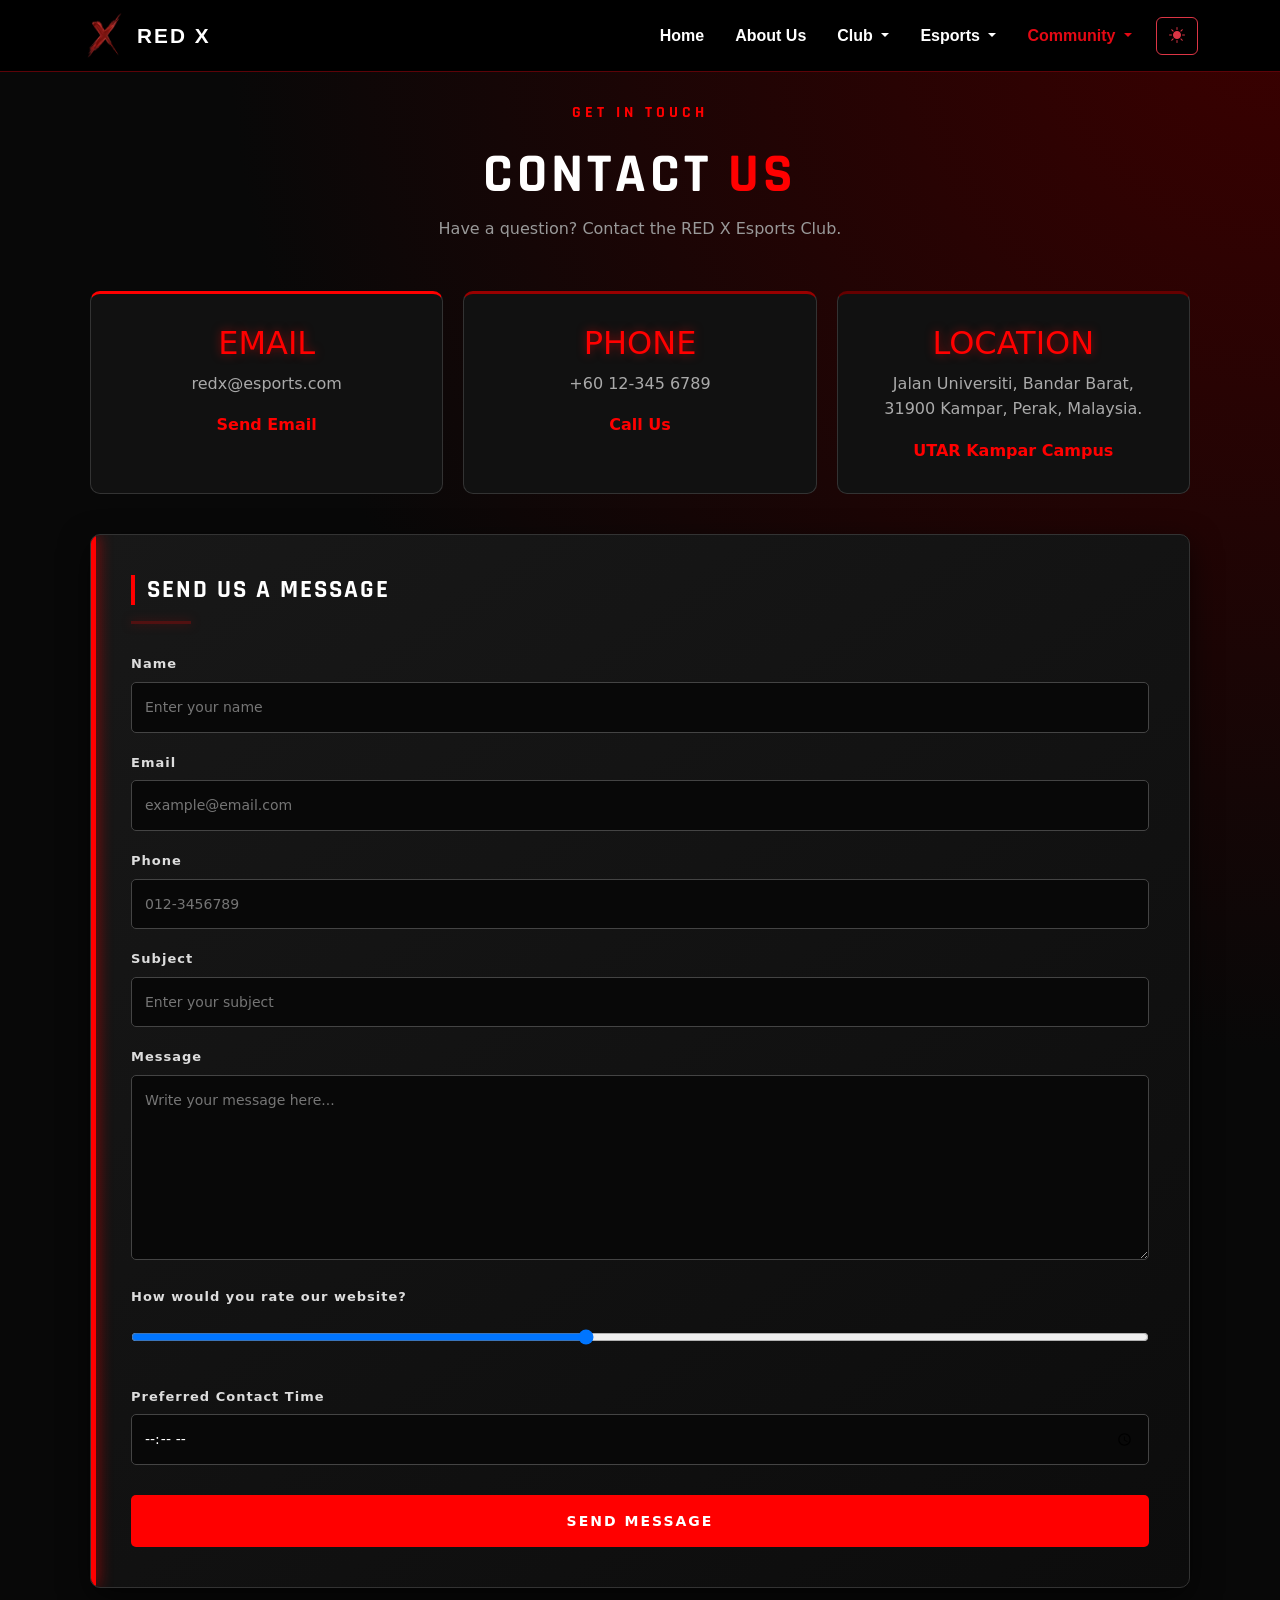
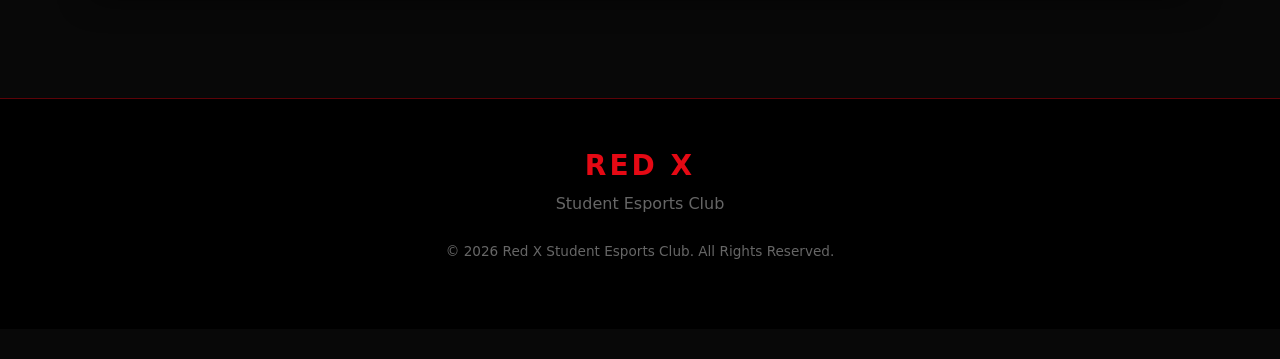
<file: contact.html>
<!DOCTYPE html>
<html lang="en">

<head>
    <meta charset="utf-8">
    <meta name="viewport" content="width=device-width, initial-scale=1.0">
    <meta name="description" content="Contact RED X Esports Club">
    <title>RED X | Contact</title>
    <!--Header-->
    <link href="https://cdn.jsdelivr.net/npm/bootstrap@5.3.7/dist/css/bootstrap.min.css" rel="stylesheet">

    <!--External CSS-->
    <link rel="stylesheet" href="style.css">
    <link rel="stylesheet" href="https://cdn.jsdelivr.net/npm/bootstrap-icons@1.11.3/font/bootstrap-icons.min.css">

    <!-- Website favicon -->
    <link rel="icon" type="image/png" href="img/icon-title.png">

    <!-- jQuery -->
    <script src="https://code.jquery.com/jquery-3.7.1.min.js"></script>

    <!--Font-->
    <link href="https://fonts.googleapis.com/css2?family=Rajdhani:wght@500;600;700&display=swap" rel="stylesheet">
</head>

<script src="https://cdn.jsdelivr.net/npm/bootstrap@5.3.7/dist/js/bootstrap.bundle.min.js"></script>
<script src="script.js"></script>

<body onload="loadSession()" id="randc">

    <header>
        <nav class="navbar navbar-expand-lg navbar-dark bg-black fixed-top">
            <div class="container">
                <a class="navbar-brand d-flex align-items-center" href="index.html">

                    <img src="img/icon.png" alt="Red X Logo" class="navbar-logo">
                    <span class="brand-name">
                        RED X
                    </span>
                </a>

                <button class="navbar-toggler" type="button" data-bs-toggle="collapse" data-bs-target="#navbarNav">

                    <span class="navbar-toggler-icon"></span>

                </button>

                <div class="collapse navbar-collapse" id="navbarNav">
                    <ul class="navbar-nav ms-auto align-items-lg-center">
                        <!-- HOME -->
                        <li class="nav-item">
                            <a class="nav-link" href="index.html">
                                Home
                            </a>
                        </li>

                        <!-- ABOUT US -->
                        <li class="nav-item">
                            <a class="nav-link" href="about.html">
                                About Us
                            </a>
                        </li>

                        <!-- CLUB -->
                        <li class="nav-item dropdown">
                            <a class="nav-link dropdown-toggle" href="#" role="button" data-bs-toggle="dropdown">
                                Club
                            </a>
                            <ul class="dropdown-menu dropdown-menu-dark">
                                <li>
                                    <a class="dropdown-item" href="committee.html">
                                        Committee
                                    </a>
                                </li>
                                <li>
                                    <a class="dropdown-item" href="team.html">
                                        Team
                                    </a>
                                </li>
                            </ul>
                        </li>

                        <!-- ESPORTS -->
                        <li class="nav-item dropdown">
                            <a class="nav-link dropdown-toggle" href="#" role="button" data-bs-toggle="dropdown">
                                Esports
                            </a>
                            <ul class="dropdown-menu dropdown-menu-dark">
                                <li>
                                    <a class="dropdown-item" href="achievement.html">
                                        Achievement
                                    </a>
                                </li>
                                <li>
                                    <a class="dropdown-item" href="event.html">
                                        Events
                                    </a>
                                </li>
                            </ul>
                        </li>

                        <!-- COMMUNITY -->
                        <li class="nav-item dropdown">
                            <a class="nav-link dropdown-toggle active" href="#" role="button" data-bs-toggle="dropdown">
                                Community
                            </a>
                            <ul class="dropdown-menu dropdown-menu-dark">
                                <li>
                                    <a class="dropdown-item" href="registration.html">
                                        Registration
                                    </a>
                                </li>
                                <li>
                                    <a class="dropdown-item active" href="contact.html">
                                        Contact
                                    </a>
                                </li>
                            </ul>
                        </li>

                        <!-- THEME BUTTON -->
                        <li class="nav-item ms-lg-3">
                            <button id="themeButton" class="btn btn-outline-danger">
                                <i class="bi bi-sun-fill"></i>
                            </button>
                        </li>
                    </ul>
                </div>
            </div>
        </nav>
    </header>


    <main>

        <section class="page-title">
            <p class="subtitle">
                GET IN TOUCH
            </p>
            <h1>
                CONTACT <span>US</span>
            </h1>
            <p>
                Have a question? Contact the RED X Esports Club.
            </p>
        </section>


        <section class="contact-grid">
            <article class="contact-card">
                <h2>
                    EMAIL
                </h2>
                <p>
                    redx@esports.com
                </p>
                <a href="mailto:redx@esports.com">
                    Send Email
                </a>
            </article>


            <article class="contact-card">
                <h2>
                    PHONE
                </h2>
                <p>
                    +60 12-345 6789
                </p>
                <a href="tel:+60123456789">
                    Call Us
                </a>
            </article>


            <article class="contact-card">
                <h2>
                    LOCATION
                </h2>
                <p>
                    Jalan Universiti, Bandar Barat, 31900 Kampar, Perak, Malaysia.
                </p>
                <a href="https://tinyurl.com/mtn5f9yy" target="_blank" rel="noopener noreferrer">
                    UTAR Kampar Campus
                </a>
            </article>

        </section>

        <section class="form-section" id="message">
            <h2>
                SEND US A MESSAGE
            </h2>
            <hr>
            <form onsubmit="return sendMessage()">

                <label for="contactName">
                    Name
                </label>
                <input type="text" id="contactName" placeholder="Enter your name" autocomplete="name" required>

                <label for="contactEmail">
                    Email
                </label>
                <input type="email" id="contactEmail" placeholder="example@email.com" autocomplete="email" required>

                <label for="contactPhone">
                    Phone
                </label>
                <input type="tel" id="contactPhone" pattern="[0-9]{3}-[0-9]{7,8}" placeholder="012-3456789" required>

                <label for="subject">
                    Subject
                </label>
                <input type="text" id="subject" placeholder="Enter your subject" required>

                <label for="messageText">
                    Message
                </label>
                <textarea id="messageText" rows="7" placeholder="Write your message here..." required></textarea>

                <label for="rating">
                    How would you rate our website?
                </label>
                <input type="range" id="rating" min="1" max="10" value="5">

                <label for="contactTime">
                    Preferred Contact Time
                </label>
                <input type="time" id="contactTime">

                <input type="submit" value="SEND MESSAGE" class="submit-button">

            </form>


            <div id="contactSuccess" class="success-box">

                <h3>
                    MESSAGE SENT
                </h3>

                <p>
                    Thank you for contacting RED X!
                </p>

            </div>

        </section>

    </main>


    <footer class="footer">
        <div class="container text-center">
            <h3>RED X</h3>
            <p>Student Esports Club</p>
            <p class="copyright">
                © 2026 Red X Student Esports Club. All Rights Reserved.
            </p>
        </div>
    </footer>


    <script src="script.js"></script>

</body>

</html>
</file>
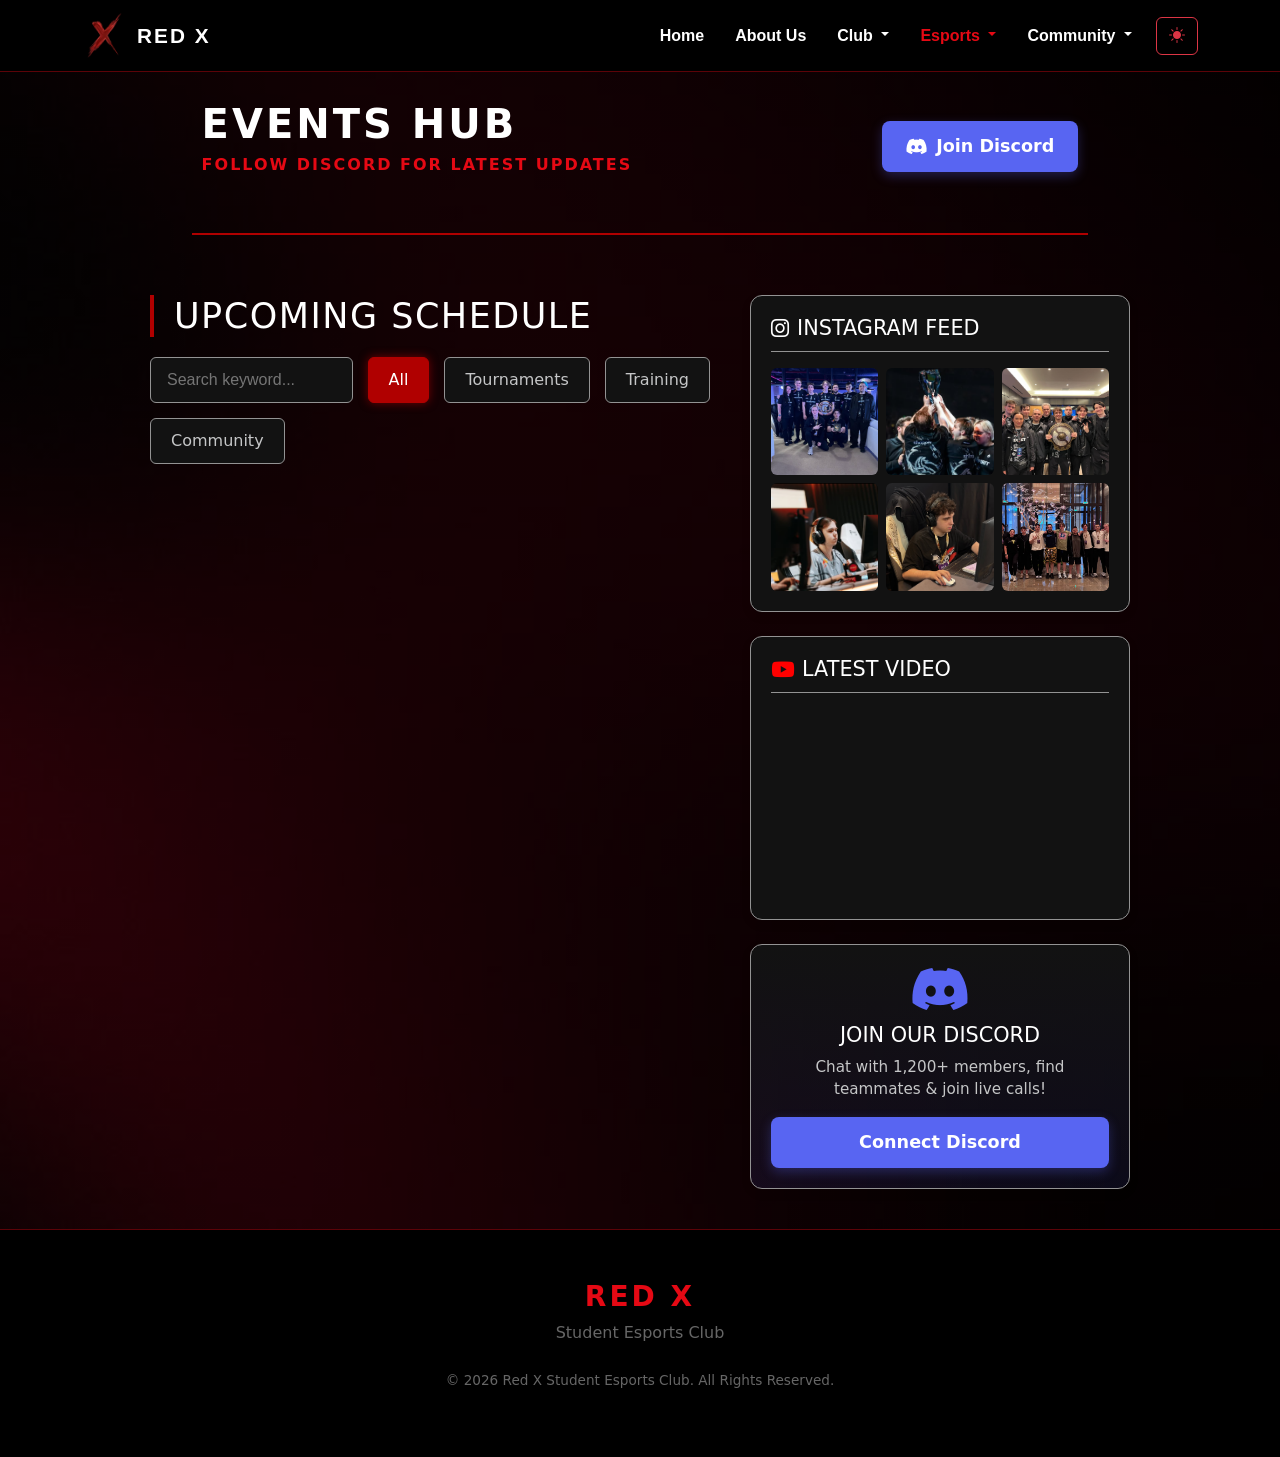
<file: event.html>
<!DOCTYPE html>
<html lang="en">

<head>
    <meta charset="utf-8">
    <meta name="viewport" content="width=device-width, initial-scale=1">

    <title>Event Hub | Red X Student Esports Club</title>
    <link rel="icon" href="img/icon-title.png" type="image/png">

    <!-- Bootstrap CSS -->
    <link href="https://cdn.jsdelivr.net/npm/bootstrap@5.3.3/dist/css/bootstrap.min.css" rel="stylesheet">

    <!-- Bootstrap Icons -->
    <link rel="stylesheet" href="https://cdn.jsdelivr.net/npm/bootstrap-icons@1.11.3/font/bootstrap-icons.min.css">

    <!-- Bootstrap JS-->
    <script src="https://cdn.jsdelivr.net/npm/bootstrap@5.3.3/dist/js/bootstrap.bundle.min.js" defer></script>

    <!-- jQuery -->
    <script src="https://code.jquery.com/jquery-3.7.1.min.js" defer></script>

    <!-- Font -->
    <link rel="preconnect" href="https://fonts.googleapis.com">
    <link rel="preconnect" href="https://fonts.gstatic.com" crossorigin>
    <link href="https://fonts.googleapis.com/css2?family=Alumni+Sans:ital,wght@0,100..900;1,100..900&family=Oswald:wght@200..700&display=swap" rel="stylesheet">

    <!-- Font Awesome Icons CDN -->
    <link rel="stylesheet" href="https://cdnjs.cloudflare.com/ajax/libs/font-awesome/6.4.0/css/all.min.css">

    <link rel="stylesheet" href="style.css">
    <script src="script.js" defer></script>
</head>

<body>
    <!-- Header Section -->
    <header>
        <nav class="navbar navbar-expand-lg navbar-dark bg-black fixed-top">
            <div class="container">
                <a class="navbar-brand d-flex align-items-center" href="index.html">
                    <img src="img/icon.png" alt="Red X Logo" class="navbar-logo">
                    <span class="brand-name">
                        RED X
                    </span>
                </a>

                <button class="navbar-toggler" type="button" data-bs-toggle="collapse" data-bs-target="#navbarNav">
                    <span class="navbar-toggler-icon"></span>
                </button>

                <div class="collapse navbar-collapse" id="navbarNav">
                    <ul class="navbar-nav ms-auto align-items-lg-center">
                        <!-- HOME -->
                        <li class="nav-item">
                            <a class="nav-link" href="index.html">Home</a>
                        </li>

                        <!-- ABOUT US -->
                        <li class="nav-item">
                            <a class="nav-link" href="about.html">About Us</a>
                        </li>

                        <!-- CLUB DROPDOWN (ACTIVE) -->
                        <li class="nav-item dropdown">
                            <a class="nav-link dropdown-toggle" href="#" role="button" data-bs-toggle="dropdown">
                                Club
                            </a>
                            <ul class="dropdown-menu dropdown-menu-dark">
                                <li><a class="dropdown-item" href="committee.html">Committee</a></li>
                                <li><a class="dropdown-item" href="team.html">Team</a></li>
                            </ul>
                        </li>

                        <!-- ESPORTS DROPDOWN -->
                        <li class="nav-item dropdown">
                            <a class="nav-link dropdown-toggle active" href="#" role="button" data-bs-toggle="dropdown">
                                Esports
                            </a>
                            <ul class="dropdown-menu dropdown-menu-dark">
                                <li><a class="dropdown-item" href="achievement.html">Achievement</a></li>
                                <li><a class="dropdown-item active" href="event.html">Events</a></li>
                            </ul>
                        </li>

                        <!-- COMMUNITY DROPDOWN -->
                        <li class="nav-item dropdown">
                            <a class="nav-link dropdown-toggle" href="#" role="button" data-bs-toggle="dropdown">
                                Community
                            </a>
                            <ul class="dropdown-menu dropdown-menu-dark">
                                <li><a class="dropdown-item" href="registration.html">Registration</a></li>
                                <li><a class="dropdown-item" href="contact.html">Contact</a></li>
                            </ul>
                        </li>

                        <!-- THEME BUTTON -->
                        <li class="nav-item ms-lg-3">
                            <button id="themeButton" class="btn btn-outline-danger">
                                <i class="bi bi-sun-fill"></i>
                            </button>
                        </li>
                    </ul>
                </div>
            </div>
        </nav>
    </header>

    <!-- Main Events Content Area -->
    <main class="ev_content">
        <!-- Hero Banner Section with Discord Shortcut -->
        <section class="ev_banner">
            <div class="ev_hero_title">
                <h1>EVENTS HUB</h1>
                <p>FOLLOW DISCORD FOR LATEST UPDATES</p>
            </div>
            <div class="ev_shortcut_discord">
                <a href="https://discord.com/" target="_blank" class="btn_discord"><i class="fa-brands fa-discord"></i>
                    Join Discord</a>
            </div>
        </section>

        <div class="ev_seperate_line"></div>

        <!-- Main Events & Widgets Container -->
        <div class="ev_container">
            <!-- Upcoming Events Schedule Section -->
            <section class="ev_schedule">
                <h2>UPCOMING SCHEDULE</h2>

                <!-- Search Input and Filter Category Buttons -->
                <div class="ev_query">
                    <input type="text" placeholder="Search keyword..." class="ev_search">
                    <button class="filter_btn active" data_category="all">All</button>
                    <button class="filter_btn" data_category="tournament">Tournaments</button>
                    <button class="filter_btn" data_category="training">Training</button>
                    <button class="filter_btn" data_category="community">Community</button>
                </div>

                <!-- Dynamic Event List (Populated via JavaScript) -->
                <div class="ev_list"></div>
            </section>

            <!-- Sidebar Widgets / Plugins Section -->
            <section class="ev_plugin">
                <!-- Instagram Feed Widget -->
                <div class="ev_plugin_card ev_instagram">
                    <h3><i class="fa-brands fa-instagram"></i> INSTAGRAM FEED</h3>

                    <div class="ev_insta_grid">
                        <a href="https://www.instagram.com/p/DMTJBfdNmh0/?utm_source=ig_web_copy_link&igsh=MzRlODBiNWFlZA==&igsi=MzRlODBiNWFlZA=="
                            target="_blank">
                            <img src="img/event/insta1.png" alt="RED X POST 1">
                            <div class="insta_overlay"><i class="fa-solid fa-heart"></i>&nbsp;1.3w</div>
                        </a>
                        <a href="https://www.instagram.com/p/DDmc0JTN53j/?utm_source=ig_web_copy_link&igsh=MzRlODBiNWFlZA==&igsi=MzRlODBiNWFlZA=="
                            target="_blank">
                            <img src="img/event/insta2.png" alt="RED X POST 2">
                            <div class="insta_overlay"><i class="fa-solid fa-heart"></i>&nbsp;2.8w</div>
                        </a>
                        <a href="https://www.instagram.com/p/CzANa0RoQN4/?utm_source=ig_web_copy_link&igsh=MzRlODBiNWFlZA==&igsi=MzRlODBiNWFlZA=="
                            target="_blank">
                            <img src="img/event/insta3.png" alt="RED X POST 3">
                            <div class="insta_overlay"><i class="fa-solid fa-heart"></i>&nbsp;5.4w</div>
                        </a>
                        <a href="https://www.instagram.com/p/DcBdi1jjFw_/?utm_source=ig_web_copy_link&igsh=MzRlODBiNWFlZA==&igsi=MzRlODBiNWFlZA=="
                            target="_blank">
                            <img src="img/event/insta4.png" alt="RED X POST 4">
                            <div class="insta_overlay"><i class="fa-solid fa-heart"></i>&nbsp;4410</div>
                        </a>
                        <a href="https://www.instagram.com/p/Db26kBbjF82/?utm_source=ig_web_copy_link&igsh=MzRlODBiNWFlZA==&igsi=MzRlODBiNWFlZA=="
                            target="_blank">
                            <img src="img/event/insta5.png" alt="RED X POST 5">
                            <div class="insta_overlay"><i class="fa-solid fa-heart"></i>&nbsp;2532</div>
                        </a>
                        <a href="https://www.instagram.com/p/Db0XhZlMF5E/?utm_source=ig_web_copy_link&igsh=MzRlODBiNWFlZA==&igsi=MzRlODBiNWFlZA=="
                            target="_blank">
                            <img src="img/event/insta6.png" alt="RED X POST 6">
                            <div class="insta_overlay"><i class="fa-solid fa-heart"></i>&nbsp;3941</div>
                        </a>
                    </div>
                </div>

                <!-- Latest YouTube Video Embedded Player -->
                <div class="ev_plugin_card ev_youtube">
                    <h3><i class="fa-brands fa-youtube" style="color: #ff0000;"></i> LATEST VIDEO</h3>
                    <div class="video_wrapper">
                        <iframe width="560" height="315"
                            src="https://www.youtube.com/embed/lihYUxBZ_BE?si=5kE22RJtUhXmVOdB"
                            title="RED X Esports Highlights" frameborder="0"
                            allow="accelerometer; autoplay; clipboard-write; encrypted-media; gyroscope; picture-in-picture; web-share"
                            referrerpolicy="strict-origin-when-cross-origin" allowfullscreen></iframe>
                    </div>
                </div>

                <!-- Discord Community Invitation Card -->
                <div class="ev_plugin_card ev_discord">
                    <i class="fa-brands fa-discord discord_icon"></i>
                    <h3>JOIN OUR DISCORD</h3>
                    <p>Chat with 1,200+ members, find teammates & join live calls!</p>
                    <a href="https://discord.com/" target="_blank" class="btn_discord">Connect Discord</a>
                </div>
            </section>
        </div>
    </main>

    <!-- Footer Section -->
    <footer class="footer">
        <div class="container text-center">
            <h3>RED X</h3>
            <p>Student Esports Club</p>
            <p class="copyright">
                © 2026 Red X Student Esports Club. All Rights Reserved.
            </p>
        </div>
    </footer>
</body>

</html>
</file>
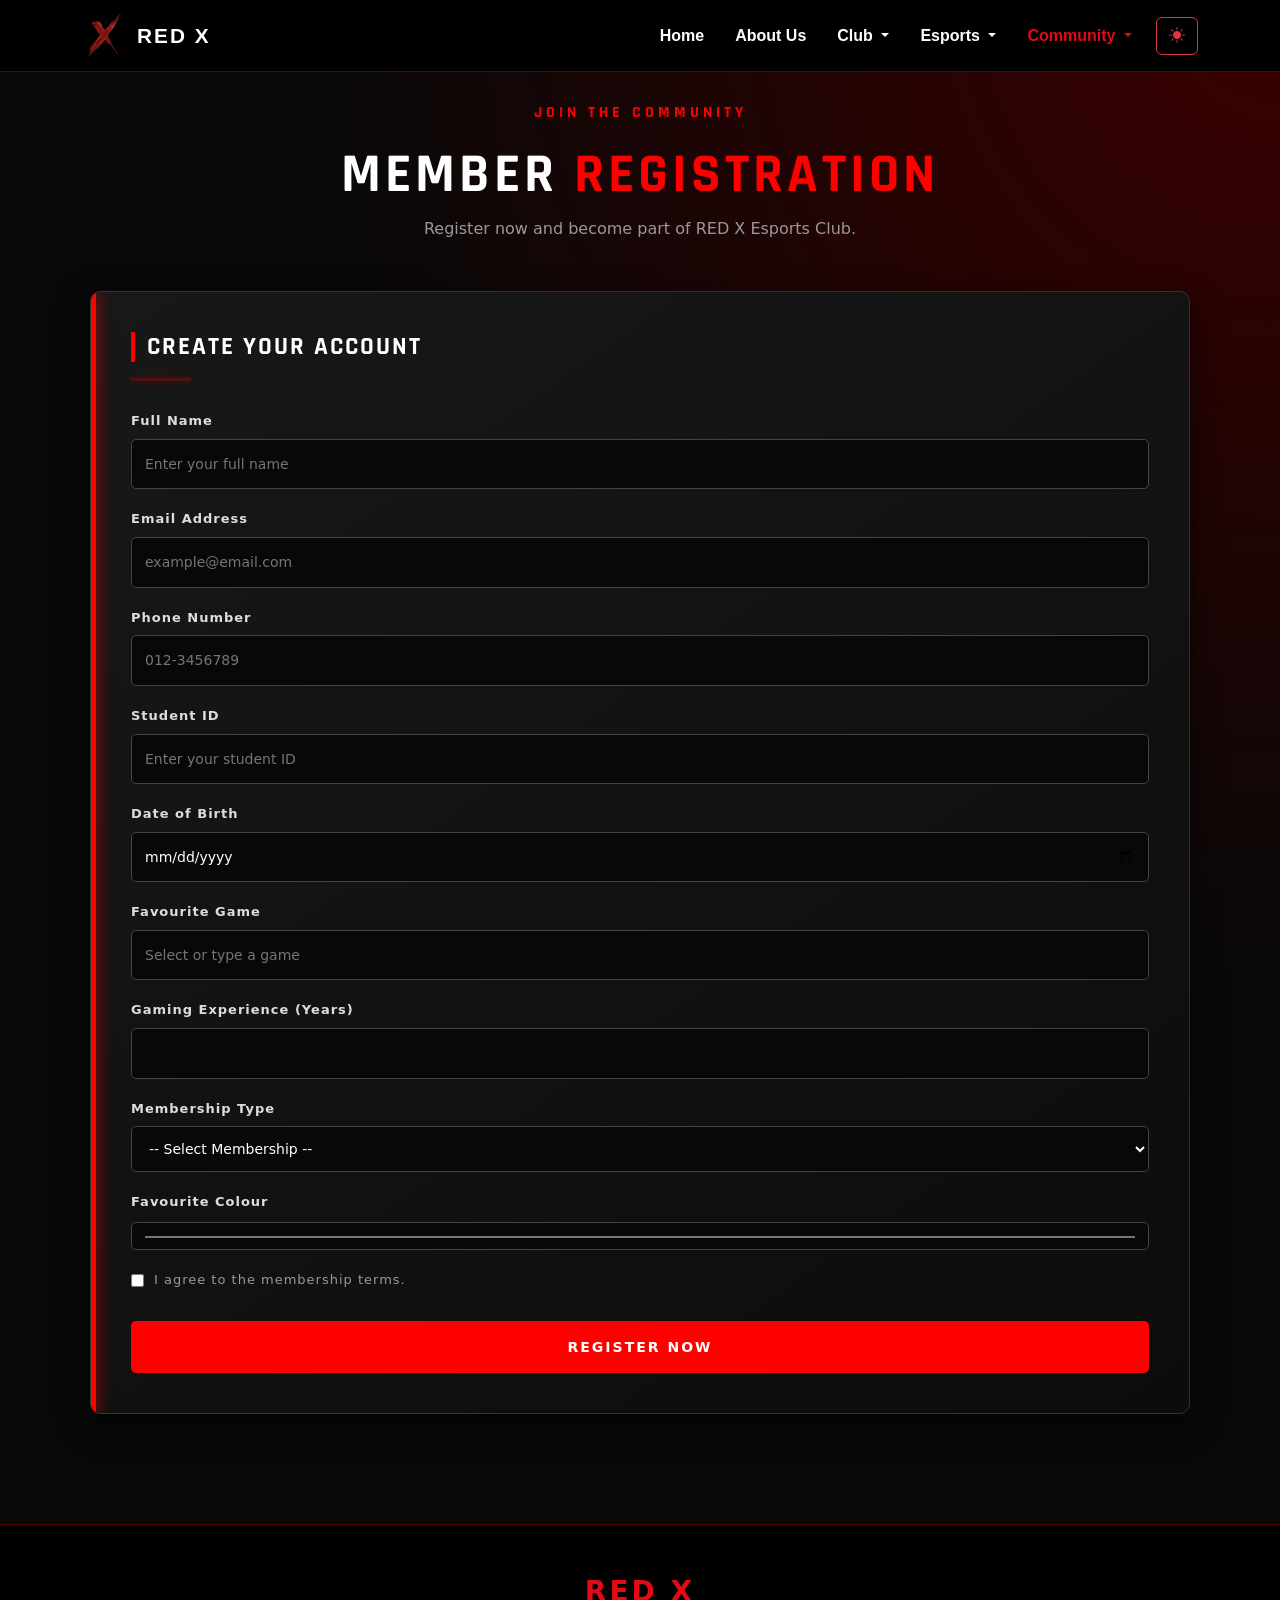
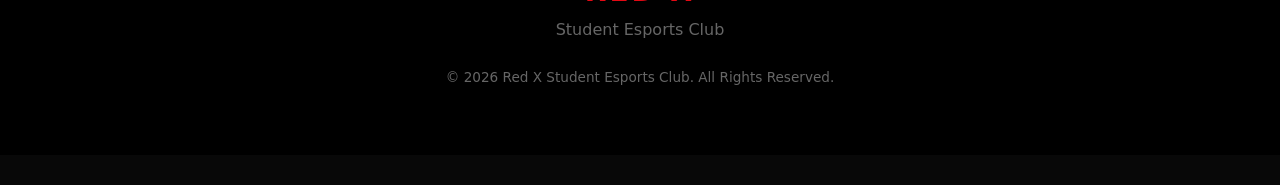
<file: registration.html>
<!DOCTYPE html>
<html lang="en">

<head>
    <meta charset="utf-8">
    <meta name="viewport" content="width=device-width, initial-scale=1.0">
    <meta name="description" content="RED X Esports Club Member Registration">
    <title>RED X | Member Registration</title>
    <!--Header-->
    <link href="https://cdn.jsdelivr.net/npm/bootstrap@5.3.7/dist/css/bootstrap.min.css" rel="stylesheet">

    <!-- External CSS -->
    <link rel="stylesheet" href="style.css">
    <link rel="stylesheet" href="https://cdn.jsdelivr.net/npm/bootstrap-icons@1.11.3/font/bootstrap-icons.min.css">

    <!-- Website favicon -->
    <link rel="icon" type="image/png" href="img/icon-title.png">

    <!-- jQuery -->
    <script src="https://code.jquery.com/jquery-3.7.1.min.js"></script>

    <!--Font-->
    <link href="https://fonts.googleapis.com/css2?family=Rajdhani:wght@500;600;700&display=swap" rel="stylesheet">
</head>

<script src="https://cdn.jsdelivr.net/npm/bootstrap@5.3.7/dist/js/bootstrap.bundle.min.js"></script>
<script src="script.js"></script>

<body id="randc">

    <header>
        <nav class="navbar navbar-expand-lg navbar-dark bg-black fixed-top">
            <div class="container">
                <a class="navbar-brand d-flex align-items-center" href="index.html">

                    <img src="img/icon.png" alt="Red X Logo" class="navbar-logo">
                    <span class="brand-name">
                        RED X
                    </span>
                </a>

                <button class="navbar-toggler" type="button" data-bs-toggle="collapse" data-bs-target="#navbarNav">

                    <span class="navbar-toggler-icon"></span>

                </button>

                <div class="collapse navbar-collapse" id="navbarNav">
                    <ul class="navbar-nav ms-auto align-items-lg-center">
                        <!-- HOME -->
                        <li class="nav-item">
                            <a class="nav-link" href="index.html">
                                Home
                            </a>
                        </li>

                        <!-- ABOUT US -->
                        <li class="nav-item">
                            <a class="nav-link" href="about.html">
                                About Us
                            </a>
                        </li>

                        <!-- CLUB -->
                        <li class="nav-item dropdown">
                            <a class="nav-link dropdown-toggle" href="#" role="button" data-bs-toggle="dropdown">
                                Club
                            </a>
                            <ul class="dropdown-menu dropdown-menu-dark">
                                <li>
                                    <a class="dropdown-item" href="committee.html">
                                        Committee
                                    </a>
                                </li>
                                <li>
                                    <a class="dropdown-item" href="team.html">
                                        Team
                                    </a>
                                </li>
                            </ul>
                        </li>

                        <!-- ESPORTS -->
                        <li class="nav-item dropdown">
                            <a class="nav-link dropdown-toggle" href="#" role="button" data-bs-toggle="dropdown">
                                Esports
                            </a>
                            <ul class="dropdown-menu dropdown-menu-dark">
                                <li>
                                    <a class="dropdown-item" href="achievement.html">
                                        Achievement
                                    </a>
                                </li>
                                <li>
                                    <a class="dropdown-item" href="event.html">
                                        Events
                                    </a>
                                </li>
                            </ul>
                        </li>

                        <!-- COMMUNITY -->
                        <li class="nav-item dropdown">
                            <a class="nav-link dropdown-toggle active" href="#" role="button" data-bs-toggle="dropdown">
                                Community
                            </a>
                            <ul class="dropdown-menu dropdown-menu-dark">
                                <li>
                                    <a class="dropdown-item active" href="registration.html">
                                        Registration
                                    </a>
                                </li>
                                <li>
                                    <a class="dropdown-item" href="contact.html">
                                        Contact
                                    </a>
                                </li>
                            </ul>
                        </li>

                        <!-- THEME BUTTON -->
                        <li class="nav-item ms-lg-3">
                            <button id="themeButton" class="btn btn-outline-danger">
                                <i class="bi bi-sun-fill"></i>
                            </button>
                        </li>
                    </ul>
                </div>
            </div>
        </nav>
    </header>



    <main>
        <!-- Page Introduction -->
        <section class="page-title">
            <p class="subtitle">
                JOIN THE COMMUNITY
            </p>
            <h1>
                MEMBER <span>REGISTRATION</span>
            </h1>
            <p>
                Register now and become part of RED X Esports Club.
            </p>
        </section>

        <section class="form-section">
            <h2>
                CREATE YOUR ACCOUNT
            </h2>
            <hr>

            <form id="registrationForm" onsubmit="return registerMember()">
                <!-- Full Name -->
                <label for="name">
                    Full Name
                </label>
                <input type="text" id="name" name="name" placeholder="Enter your full name" autocomplete="name"
                    required>

                <!-- Email -->
                <label for="email">
                    Email Address
                </label>
                <input type="email" id="email" name="email" placeholder="example@email.com" autocomplete="email"
                    required>

                <!-- Phone -->
                <label for="phone">
                    Phone Number
                </label>

                <input type="tel" id="phone" name="phone" pattern="[0-9]{3}-[0-9]{7,8}" placeholder="012-3456789"
                    required>

                <!-- Student ID -->
                <label for="studentID">
                    Student ID
                </label>

                <input type="text" id="studentID" name="studentID" placeholder="Enter your student ID" required>

                <!-- Date of Birth -->
                <label for="birthdate">
                    Date of Birth
                </label>

                <input type="date" id="birthdate" name="birthdate" required>

                <!-- Favourite Game -->
                <label for="game">
                    Favourite Game
                </label>

                <input type="text" list="games" id="game" name="game" placeholder="Select or type a game" required>

                <datalist id="games">
                    <option value="Mobile Legends"></option>
                    <option value="PUBG"></option>
                    <option value="Valorant"></option>
                    <option value="League of Legends"></option>
                    <option value="Dota 2"></option>
                </datalist>

                <!-- Experience -->
                <label for="experience">
                    Gaming Experience (Years)
                </label>

                <input type="number" id="experience" name="experience" min="0" max="30" required>

                <!-- Membership Type -->
                <label for="membership">
                    Membership Type
                </label>

                <select id="membership" name="membership" required>

                    <option value="">
                        -- Select Membership --
                    </option>
                    <option value="Player">
                        Player
                    </option>
                    <option value="Casual Member">
                        Casual Member
                    </option>
                    <option value="Content Creator">
                        Content Creator
                    </option>
                </select>


                <!-- Favourite Colour -->
                <label for="colour">
                    Favourite Colour
                </label>

                <input type="color" id="colour" name="colour" value="#ff0000">


                <!-- Terms -->
                <div class="terms">
                    <input type="checkbox" id="terms" required>
                    <label for="terms">
                        I agree to the membership terms.
                    </label>
                </div>


                <!-- Submit Button -->
                <input type="submit" value="REGISTER NOW" class="submit-button">

            </form>


            <div id="success" class="success-box">

                <h3>
                    REGISTRATION SUCCESSFUL
                </h3>

                <p>
                    Welcome to RED X,
                    <span id="memberName"></span>!
                </p>

            </div>

        </section>

        <section id="sessionSection" class="session-section">

            <h2>
                MEMBER SESSION
            </h2>

            <hr>

            <p>
                Name:
                <strong id="displayName"></strong>
            </p>

            <p>
                Email:
                <strong id="displayEmail"></strong>
            </p>

            <p>
                Phone:
                <strong id="displayPhone"></strong>
            </p>

            <p>
                Student ID:
                <strong id="displayStudentID"></strong>
            </p>

            <p>
                Favourite Game:
                <strong id="displayGame"></strong>
            </p>

            <p>
                Membership:
                <strong id="displayMembership"></strong>
            </p>

            <input type="button" value="CLEAR SESSION" class="clear-button" onclick="clearSession()">

        </section>

    </main>

    <footer class="footer">
        <div class="container text-center">
            <h3>RED X</h3>
            <p>Student Esports Club</p>
            <p class="copyright">
                © 2026 Red X Student Esports Club. All Rights Reserved.
            </p>
        </div>
    </footer>

    <script src="script.js"></script>

</body>

</html>
</file>
<file: style.css>
/* =====================
   !!! Common Use !!! 
=======================*/
:root {
    /*member 1*/
    --red: #e50914;
    --dark-red: #b00000;
    --black: #080808;
    --dark-grey: #151515;
    --light-grey: #eeeeee;
    --white: #ffffff;
    --text: #ffffff;

    /*member 3*/
    --bg-color: #080808;
    --card-bg: #121212;
    --table-header-bg: #1c1c1c;

    --text-primary: #ffffff;
    --text-secondary: #c5c6c7;
    --prize-text: #ffb800;
    --border-color: #939393;

    --primary-color: #b00000;
    --secondary-color: #e50914;
    --card-border: #823636;
    --card-border-hover: #b00000;

    --card-shadow: rgba(176, 0, 0, 0.6);

    --font-heading: 'Oswald', sans-serif;
    --font-body: 'Segoe UI', sans-serif;
}

/* light-theme */
body.light-theme {
    /*member 1*/
    --black: #f5f5f5;
    --dark-grey: #ffffff;
    --white: #111111;
    --text: #111111;

    background-color: #f5f5f5;
    color: #111111;

    /*member 3*/
    --bg-color: #f5f5f7;
    --card-bg: #ffffff;
    --table-header-bg: #e5e5e7;

    --text-primary: #121212;
    --text-secondary: #4a4a4a;
    --prize-text: #d48800;
    --border-color: #c40000;

    --primary-color: #a00000;
    --secondary-color: #d00812;
    --card-border: #a00000;
    --card-border-hover: #de0101;

    --card-shadow: rgba(176, 0, 0, 0.08);

    background-image: none;
}

/* BODY */
* {
    margin: 0;
    padding: 0;
    box-sizing: border-box;
}

body {
    background-image: linear-gradient(rgba(0, 0, 0, 0.8), rgba(0, 0, 0, 0.7)), url('img/achievement/background.jpg');
    background-size: cover;
    background-position: center;
    background-repeat: no-repeat;

    background-color: #080808;

    color: var(--text-primary);
    font-family: 'Segoe UI', system-ui, -apple-system, BlinkMacSystemFont, 'Segoe UI', Roboto, Oxygen, Ubuntu, Cantarell, 'Open Sans', 'Helvetica Neue', sans-serif;
    transition: background-color 0.3s ease, color 0.3s ease;
}

/* NAVBAR */
.navbar {
    border-bottom: 1px solid rgba(229, 9, 20, 0.4) !important;
    font-family: var(--font-body) !important;
    letter-spacing: 0 !important;
}

.navbar-brand {
    color: var(--white) !important;
}

.navbar-logo {
    width: 45px;
    height: 45px;
    object-fit: contain;
    margin-right: 10px;
}

.brand-name {
    font-size: 1.3rem;
    font-weight: 800;
    letter-spacing: 2px;
}

.nav-link {
    color: #ffffff !important;
    font-weight: 600;
    margin-left: 15px;
    transition: 0.3s ease;
}

.nav-link:hover,
.nav-link.active {
    color: var(--red) !important;
}

@media (max-width:376px){
    .navbar{
        width: 375px;
    }
}

/* light-theme */
body.light-theme .navbar {
    background-color: #ffffff !important;
}

body.light-theme .navbar-toggler {
    border-color: rgba(0, 0, 0, 0.35);
}

body.light-theme .navbar-toggler-icon {
    filter: invert(1);
}

body.light-theme .nav-link {
    color: #111111 !important;
}

body.light-theme .nav-link:hover,
body.light-theme .nav-link.active {
    color: var(--red) !important;
}

/* light theme of dropdown menu */
body.light-theme .dropdown-menu {

    background-color: #ffffff;

    border-color: #dddddd;

}

body.light-theme .dropdown-item {
    color: #111111;
}


body.light-theme .dropdown-item:hover {
    background-color: #eeeeee;
    color: var(--red);
}

body.light-theme .form-section {
    background: #ffffff;
    color: #222;
}

body.light-theme input,
body.light-theme select,
body.light-theme textarea {
    background-color: #f5f5f5;
    color: #222;
    border: 1px solid #ccc;
}

body.light-theme .success-box {
    background: #f8f9fa;
    color: #222;
    border: 1px solid #ddd;
}

body.light-theme .session-section {
    background: white;
    color: #222;
}

body.light-theme .contact-form {
    background: white;
    color: #222;
}

body.light-theme .contact-card {
    background: #ffffff;
    color: #222;
    border: 1px solid #ddd;
}

body.light-theme .contact-card p {
    color: #080000;
}

body.light-theme .form-section label {
    color: #0d0202;
}

/* Strong/member information */

body.light-theme #randc .session-section strong {
    color: #111111;
}

/* FOOTER */
.footer {
    padding: 50px 0;
    background-color: #000000;
    border-top: 1px solid rgba(229, 9, 20, 0.4);
}

.footer h3 {
    color: var(--red) !important;
    font-weight: 900;
    letter-spacing: 3px;
}

.footer .copyright {
    font-size: 0.85rem;
    margin-top: 25px;
}

/* light-theme */
body.light-theme .footer p {
    color: #333333;
}

body.light-theme .footer {
    background-color: #ffffff;
}

/* =====================
   !!! MEMBER 1 !!! 
=======================*/

#member1 {

    /* HERO */
    .hero-section {
        min-height: 100vh;

        background:
            linear-gradient(rgba(0, 0, 0, 0.78),
                rgba(0, 0, 0, 0.92));

        display: flex;
        align-items: center;
    }

    .hero-subtitle {
        color: var(--red);
        font-weight: 700;
        letter-spacing: 4px;
        margin-bottom: 15px;
    }

    .hero-title {
        font-size: clamp(3rem, 8vw, 6rem);
        font-weight: 900;
        line-height: 0.95;
        letter-spacing: -2px;
    }

    .hero-title span {
        display: block;
        color: var(--red);

        text-shadow:
            0 0 10px rgba(229, 9, 20, 0.8),
            0 0 30px rgba(229, 9, 20, 0.4);
    }

    .hero-text {
        font-size: 1.8rem;
        font-weight: 700;
        margin-top: 25px;
    }

    .hero-description {
        max-width: 650px;
        color: #cccccc;
        font-size: 1.1rem;
        line-height: 1.8;
    }

    .hero-button {
        margin-top: 20px;
        padding: 12px 30px;
        font-weight: 700;

        box-shadow:
            0 0 10px rgba(229, 9, 20, 0.5);

        transition: 0.3s ease;
    }

    .hero-button:hover {
        transform: translateY(-3px);

        box-shadow:
            0 0 20px rgba(229, 9, 20, 0.8);
    }


    .hero-logo {

        width: 280px;

        max-width: 80%;

        object-fit: contain;

        filter:
            drop-shadow(0 0 15px rgba(229, 9, 20, 0.7));

        transition: 0.3s ease;
    }


    .hero-logo:hover {

        transform: scale(1.05);

        filter:
            drop-shadow(0 0 30px rgba(229, 9, 20, 0.9));
    }

    @media (max-width:991px) {
        .col-lg-7{
            padding-top: 100px;
        }

        .hero-subtitle{
            font-size: 10px;
        }

        .section-heading h2{
            font-size: 2rem !important;
        }
    }


    /* SECTIONS */

    .section-padding {
        padding: 100px 0;
    }

    .section-heading {
        text-align: center;
        max-width: 750px;
        margin: 0 auto 60px;
    }

    .section-label {
        color: var(--red);
        font-size: 0.85rem;
        font-weight: 800;
        letter-spacing: 3px;
        margin-bottom: 10px;
    }

    .section-heading h1{
        font-weight: 700 ;
    }

    .section-heading h2 {
        font-size: 2.5rem;
        font-weight: 800;
        margin-bottom: 20px;
    }

    .section-heading p {
        color: #bbbbbb;
        line-height: 1.7;
    }


    /* GAMES */

    .games-section {
        background-color: var(--dark-grey);
    }

    .game-card {
        background-color: #101010;

        border: 1px solid rgba(229, 9, 20, 0.3);

        padding: 35px 25px;

        text-align: center;

        min-height: 230px;

        transition: all 0.3s ease;
    }

    .game-card:hover {
        transform: translateY(-10px);

        border-color: var(--red);

        box-shadow:
            0 0 20px rgba(229, 9, 20, 0.35);
    }

    .game-icon {
        font-size: 3rem;
        color: var(--red);

        margin-bottom: 20px;

        text-shadow:
            0 0 10px rgba(229, 9, 20, 0.7);
    }

    .game-card h3 {
        font-size: 1.1rem;
        font-weight: 800;
    }

    .game-card p {
        color: #aaaaaa;
    }

    /* CLICKABLE CARD LINKS */

    .card-link {
        text-decoration: none;
        color: inherit;
        display: block;
        height: 100%;
    }

    .card-link:hover {
        color: inherit;
    }


    /* ANNOUNCEMENTS */

    .announcement-card {
        background-color: var(--dark-grey);
        border-left: 4px solid var(--red);
        padding: 30px;
        height: 100%;
        transition: 0.3s ease;
    }

    .announcement-card:hover {
        transform: translateY(-5px);
        box-shadow:
            0 0 20px rgba(229, 9, 20, 0.2);
    }

    .announcement-tag {
        color: var(--red);
        font-size: 0.75rem;
        font-weight: 800;
        letter-spacing: 2px;
    }

    .announcement-card h3 {
        margin-top: 15px;

        font-weight: 800;
    }

    .announcement-card p {
        color: #aaaaaa;
        line-height: 1.7;
    }


    /* QUOTE */

    .quote-section {
        background-color: #050505;
    }

    .quote-box {
        max-width: 850px;
        margin: auto;
        text-align: center;
        padding: 60px 30px;
        border: 1px solid rgba(229, 9, 20, 0.5);
        box-shadow:
            0 0 25px rgba(229, 9, 20, 0.15);
    }

    #quoteText {
        font-size: 1.5rem;
        font-style: italic;
        color: #dddddd;
        margin: 30px auto;
        min-height: 50px;
    }

    /* COOKIE BANNER */

    .cookie-banner {
        position: fixed;
        bottom: 20px;
        left: 50%;
        transform: translateX(-50%);
        width: 90%;
        max-width: 1000px;
        padding: 20px;
        border: 1px solid var(--red);
        box-shadow:
            0 0 20px rgba(229, 9, 20, 0.3);

        z-index: 9999;
    }

    .cookie-banner p {
        color: #dddddd;
    }

    /* ABOUT US */

    .about-hero {
        padding-top: 180px;
    }

    .about-card {
        background-color: #101010;
        border: 1px solid rgba(229, 9, 20, 0.35);
        padding: 45px;
        height: 100%;
        transition: 0.3s ease;
    }

    .about-card:hover {
        transform: translateY(-8px);
        border-color: var(--red);
        box-shadow:
            0 0 25px rgba(229, 9, 20, 0.3);
    }

    .about-card i {
        font-size: 3rem;
        color: var(--red);
        margin-bottom: 20px;
    }

    .about-card h3 {
        font-weight: 800;
        margin-bottom: 15px;
    }

    .about-card p {
        color: #aaaaaa;
        line-height: 1.8;
    }
}

/* LIGHT THEME */
body.light-theme #member1 .hero-section {
    background:
        linear-gradient(rgba(255, 255, 255, 0.9),
            rgba(245, 245, 245, 0.95));
}

body.light-theme #member1 .hero-description,
body.light-theme #member1 .section-heading p,
body.light-theme #member1 .game-card p,
body.light-theme #member1 .announcement-card p {
    color: #333333;
}

body.light-theme #member1 #quoteText {
    color: #9f4343;
}

body.light-theme #member1 .game-card,
body.light-theme #member1 .announcement-card {
    background-color: #ffffff;
}

body.light-theme #member1 .quote-section {
    background-color: #eeeeee;
}

/* LIGHT THEME - ABOUT US */

body.light-theme #member1 .about-card {

    background-color: #ffffff;
    color: #111111;
    border-color:
        rgba(229, 9, 20, 0.5);
}


body.light-theme #member1 .about-card h3 {

    color: #111111;

}


body.light-theme #member1 .about-card p {

    color: #333333;

}


body.light-theme #member1 .about-card i {

    color: var(--red);

}

/* light theme in game section */
body.light-theme #member1 .games-section {
    background-color: #eeeeee;
}

body.light-theme #member1 .cookie-banner {

    background-color: #ffffff;

    color: #111111;

}


body.light-theme #member1 .cookie-banner p {

    color: #333333;

}


/* =====================
   !!! MEMBER 2 !!! 
=======================*/

/* !!! Committee !!! */
#member2_committee {
    @import url('https://fonts.googleapis.com/css2?family=Orbitron:wght@600;800;900&family=Rajdhani:wght@500;600;700&family=Teko:wght@600;700&display=swap');

    main {
        @import url('https://fonts.googleapis.com/css2?family=Orbitron:wght@600;800;900&family=Rajdhani:wght@500;600;700&family=Teko:wght@600;700&display=swap');
        padding-top: 85px;
        font-family: 'Rajdhani', sans-serif;
        letter-spacing: 0.5px;
        transition: background-color 0.3s ease, color 0.3s ease;
    }

    main h1,
    main h2,
    main h3,
    main h4,
    section h1,
    section h2,
    section h3,
    section h4,
    .about-hero h1,
    .about-card h3 {
        font-family: 'Teko', sans-serif !important;
        letter-spacing: 1.5px;
        text-transform: uppercase;
    }

    h1 {
        font-size: 3rem !important;
    }

    h3 {
        font-size: 1.7rem !important;
        margin: 4px 0;
    }

    /* Orbitron */
    .section-label {
        font-family: 'Orbitron', sans-serif !important;
        font-size: 0.85rem;
        letter-spacing: 2px;
        color: #dc3545;
    }

    /*body*/
    .about-card {
        padding: 20px;
        background-color: #0d0d0d;
        border: 1px solid rgba(220, 53, 69, 0.4);
        border-radius: 10px;
        transition: transform 0.25s ease, border-color 0.25s ease;
    }

    .committee-card-wrapper .about-card:hover {
        transform: translateY(-4px);
        border-color: #dc3545;
        box-shadow: 0 5px 15px rgba(220, 53, 69, 0.2);
    }

    .role-badge-icon {
        width: 44px;
        height: 44px;
        background: rgba(220, 53, 69, 0.15);
        border: 1px solid #dc3545;
        border-radius: 8px;
        display: inline-flex;
        align-items: center;
        justify-content: center;
        font-size: 1.4rem;
        color: #dc3545;
    }

    .search-box-custom {
        background-color: rgba(255, 255, 255, 0.05);
        border: 1px solid rgba(255, 255, 255, 0.2);
        color: #ffffff;
        font-family: 'Rajdhani', sans-serif;
    }

    .search-box-custom:focus {
        background-color: rgba(255, 255, 255, 0.1);
        border-color: #dc3545;
        color: #ffffff;
        box-shadow: 0 0 10px rgba(220, 53, 69, 0.4);
    }

    .fav-star-icon {
        cursor: pointer;
        font-size: 1.4rem;
        color: #6c757d;
        transition: color 0.2s ease, transform 0.2s ease;
    }

    .fav-star-icon:hover {
        transform: scale(1.2);
    }

    .fav-star-icon.active {
        color: #ffc107;
    }
}

/* !!! LIGHT THEME - comittee !!! */
body.light-theme #member2_committee .about-card {
    background-color: #ffffff !important;
    border: 1px solid rgba(220, 53, 69, 0.35) !important;
    box-shadow: 0 4px 15px rgba(0, 0, 0, 0.05);
}

body.light-theme #member2_committee h1,
body.light-theme #member2_committee h2,
body.light-theme #member2_committee h3,
body.light-theme #member2_committee h4 {
    color: #111111;
}

body.light-theme #member2_committee p {
    color: #495057 !important;
}

body.light-theme #member2_committee .text-secondary {
    color: #6c757d !important;
}

body.light-theme #member2_committee .text-white {
    color: #111111 !important;
}

body.light-theme #member2_committee .search-box-custom {
    background-color: #ffffff !important;
    border: 1px solid #ced4da !important;
    color: #212529 !important;
}

body.light-theme #member2_committee .input-group-text {
    background-color: #e9ecef !important;
    border-color: #ced4da !important;
}

/* !!! Team !!! */
#member2_team {
    main {
        @import url('https://fonts.googleapis.com/css2?family=Orbitron:wght@600;800;900&family=Rajdhani:wght@500;600;700&family=Teko:wght@600;700&display=swap');
        padding-top: 85px;
        font-family: 'Rajdhani', sans-serif;
        letter-spacing: 0.5px;
        transition: background-color 0.3s ease, color 0.3s ease;
    }

    /* Teko */
    main h1,
    main h2,
    main h3,
    main h4,
    section h1,
    section h2,
    section h3,
    section h4,
    .about-hero h1,
    .about-card h3 {
        font-family: 'Teko', sans-serif !important;
        letter-spacing: 1.5px;
        text-transform: uppercase;
    }

    h1 {
        font-size: 3rem !important;
    }

    h3 {
        font-size: 1.8rem !important;
        margin: 4px 0;
    }

    /* Orbitron */
    .section-label {
        font-family: 'Orbitron', sans-serif !important;
        font-size: 0.85rem;
        letter-spacing: 2px;
        color: #dc3545;
    }

    .player-role-icon {
        font-size: 2.2rem;
        color: #dc3545;
        margin-bottom: 8px;
    }

    .about-card {
        padding: 20px;
        background-color: #0d0d0d;
        border: 1px solid rgba(220, 53, 69, 0.4);
        border-radius: 10px;
        transition: transform 0.25s ease, border-color 0.25s ease;
    }

    .about-card:hover {
        transform: translateY(-4px);
        border-color: #dc3545;
        box-shadow: 0 5px 15px rgba(220, 53, 69, 0.2);
    }

    /* Division Tabs  */
    .nav-pills .nav-link {
        font-family: 'Orbitron', sans-serif;
        font-size: 0.9rem;
        letter-spacing: 1px;
        color: #ffffff;
        background-color: rgba(255, 255, 255, 0.05);
        border: 1px solid rgba(255, 255, 255, 0.15);
        margin: 0 4px 8px;
        border-radius: 8px;
        transition: all 0.2s ease;
    }

    .nav-pills .nav-link.active,
    .nav-pills .nav-link:hover {
        background-color: #dc3545 !important;
        border-color: #dc3545;
        color: #ffffff !important;
        box-shadow: 0 0 12px rgba(220, 53, 69, 0.4);
    }
}

/* !!! LIGHT THEME - team !!! */
body.light-theme #member2_team .about-card {
    background-color: #ffffff !important;
    border: 1px solid rgba(220, 53, 69, 0.35) !important;
    box-shadow: 0 4px 15px rgba(0, 0, 0, 0.05);
}

body.light-theme #member2_team h1,
body.light-theme #member2_team h2,
body.light-theme #member2_team h3,
body.light-theme #member2_team h4 {
    color: #111111;
}

body.light-theme #member2_team p {
    color: #495057 !important;
}

body.light-theme #member2_team .text-secondary {
    color: #6c757d !important;
}

body.light-theme #member2_team .nav-pills .nav-link {
    color: #333333;
    background-color: #ffffff;
    border: 1px solid #ced4da;
}

body.light-theme #member2_team .nav-pills .nav-link.active,
body.light-theme #member2_team .nav-pills .nav-link:hover {
    background-color: #dc3545 !important;
    border-color: #dc3545;
    color: #ffffff;
}

/* =====================
   !!! MEMBER 3 !!! 
=======================*/
.acm_content {
    max-width: 1200px;
    margin: 0 auto;
    padding: 40px 20px;
}

/* Hero Title Section */
.acm_hero_title {
    text-align: center;
    margin: 50px 0 40px 0;
    font-family: var(--font-heading);
}

.acm_subtitle {
    color: var(--secondary-color);
    font-size: 1rem;
    font-weight: 600;
    letter-spacing: 2px;
    text-transform: uppercase;
}

.acm_hero_title h1 {
    font-size: 2.5rem;
    font-weight: 800;
    letter-spacing: 3px;
    text-transform: uppercase;
}

.acm_container {
    display: flex;
    flex-direction: column;
    gap: 50px;
    border: 1px solid var(--border-color);
    border-radius: 6px;
}

/* Section Titles (Major Achievements & Tournament Rankings) */
.acm_major_achievements {
    margin: 20px 30px 0 30px;
}

.acm_major_achievements h2,
.acm_tournament_rankings h2 {
    color: var(--text-primary);
    font-family: var(--font-heading);
    font-size: 1.5rem;
    letter-spacing: 1.5px;
    text-transform: uppercase;
    margin-bottom: 10px;
}

/* Achievement Cards Grid & Base Card Styling */
.acm_achievement_grid {
    display: grid;
    grid-template-columns: repeat(auto-fit, minmax(300px, 1fr));
    gap: 20px;
}

.acm_achievement_card {
    border: 1px solid var(--card-border);
    border-radius: 10px;
    padding: 20px;
    box-shadow: 0 4px 15px var(--card-shadow);

    display: flex;
    justify-content: space-between;
    align-items: stretch;
    transition: all 0.3s ease;
}

.acm_achievement_card:hover {
    border: 1px solid var(--card-border-hover);
    transform: translateY(-5px);
    box-shadow: 0 6px 20px var(--card-shadow);
}

/* Card Specific Background Images */
#acm_card1 {
    background-image: linear-gradient(rgba(0, 0, 0, 0.1), rgba(0, 0, 0, 0.8)),
        url(img/achievement/Valorant\ Varsity\ Showdown\ 2025\ trophy.png);
    background-size: cover;
    background-position: center;
    background-repeat: no-repeat;
}

#acm_card2 {
    background-image: linear-gradient(rgba(0, 0, 0, 0.1), rgba(0, 0, 0, 0.8)),
        url(img/achievement/PUBG\ Mobile\ University\ Cup\ trophy.png);
    background-size: cover;
    background-position: center;
    background-repeat: no-repeat;
}

#acm_card3 {
    background-image: linear-gradient(rgba(0, 0, 0, 0.1), rgba(0, 0, 0, 0.8)),
        url(img/achievement/Valorant\ Varsity\ Showdown\ 2026\ trophy.png);
    background-size: cover;
    background-position: center;
    background-repeat: no-repeat;
}

/*Lighttheme for the card background*/
body.light-theme #acm_card1 {
    background-image: url(img/achievement/Valorant\ Varsity\ Showdown\ 2025\ trophy-light.png);
    background-size: cover;
    background-position: center;
    background-repeat: no-repeat;
}

body.light-theme #acm_card2 {
    background-image: url(img/achievement/PUBG\ Mobile\ University\ Cup\ trophy-light.png);
    background-size: cover;
    background-position: center;
    background-repeat: no-repeat;
}

body.light-theme #acm_card3 {
    background-image: url(img/achievement/Valorant\ Varsity\ Showdown\ 2026\ trophy-light.png);
    background-size: cover;
    background-position: center;
    background-repeat: no-repeat;
}

/* Card Left Content (Rank, Image, Game Title) */
.acm_card_left {
    display: flex;
    flex-direction: column;
    align-items: flex-start;
    justify-content: space-between;
    gap: 10px;
}

.acm_card_left .acm_rank {
    color: var(--secondary-color);
    font-size: 26px;
    font-weight: 800;
    letter-spacing: 1.5px;
    line-height: 1;
}

.acm_card_img {
    width: 130px;
    height: 130px;
    margin-left: 20px;
    display: flex;
    align-items: center;
    justify-content: center;
}

.acm_card_img img {
    max-width: 100%;
    max-height: 100%;
    object-fit: contain;
}

.acm_card_left .acm_game {
    color: var(--text-primary);
    font-size: 18px;
    font-weight: 700;
    line-height: 1;
    width: 100%;
    text-align: center;
}

/* Card Right Content (Prize Pool & Date) */
.acm_card_right {
    display: flex;
    flex-direction: column;
    justify-content: flex-end;
    align-items: flex-end;
    text-align: right;
}

.acm_prize_pool {
    color: var(--text-secondary);
    font-size: 14px;
    text-transform: uppercase;
}

body.light-theme .acm_prize_pool,
body.light-theme .acm_date {
    color: var(--text-primary);
    font-weight: 500;
    -webkit-text-stroke: 1px var(--text-primary);
}

.acm_prize {
    color: var(--prize-text);
    font-size: 28px;
    font-weight: 800;
    line-height: 1.1;
}

.acm_date {
    color: var(--text-secondary);
    font-size: 13px;
    margin-top: 6px;
}

/* Tables Layout & Container */
.acm_tournament_rankings {
    margin: 0 30px 20px 30px;
    display: grid;
    grid-template-columns: 2fr 1fr;
    gap: 30px;
}

.acm_table_container {
    max-height: 400px;
    overflow-y: auto;
    overflow-x: auto;
    border: 1px solid var(--border-color);
    border-radius: 8px;
    background-color: var(--card-bg);
    position: relative;
}

/* Custom Scrollbar for Tables */
.acm_table_container::-webkit-scrollbar {
    width: 6px;
}

.acm_table_container::-webkit-scrollbar-track {
    background: transparent;
}

.acm_table_container::-webkit-scrollbar-thumb {
    background: var(--border-color);
    border-radius: 2px;
}

/* Table Elements Styling */
.acm_tournament_rankings table {
    width: 100%;
    border-collapse: separate;
    border-spacing: 0;
    background-color: var(--bg-color);
}

.acm_tournament_rankings tr.acm_our_club td {
    color: var(--secondary-color);
    font-weight: bold;
}

.acm_tournament_rankings th,
.acm_tournament_rankings td {
    padding: 12px 16px;
    text-align: left;
}

.acm_tournament_rankings thead {
    position: sticky;
    top: 0;
    z-index: 10;
}

.acm_tournament_rankings th {
    background-color: var(--table-header-bg);
    color: var(--text-secondary);
    font-size: 15px;
    border-bottom: 1px solid var(--border-color);
    padding: 12px 16px;
    text-align: left;
}

.acm_tournament_rankings td {
    border-bottom: 1px solid var(--border-color);
    color: var(--text-primary);
}

.acm_tournament_rankings tbody tr:hover {
    background-color: var(--border-color);
    cursor: pointer;
    transition: background-color 0.2s ease;
}

tr.acm_rank_first {
    background-color: var(--card-shadow);
}

/* Responsive Styles: Achievement Page Mobile View */
@media (max-width: 768px) {
    .acm_content {
        width: 100%;
        box-sizing: border-box;
    }

    .acm_container {
        gap: 30px;
        width: 100%;
        overflow: hidden;
        border: none;
    }

    .acm_major_achievements {
        margin: 15px auto 0 auto;
    }

    .acm_major_achievements h2,
    .acm_tournament_rankings h2 {
        font-size: 22px;
    }

    .acm_achievement_grid {
        grid-template-columns: repeat(3, 1fr);
        gap: 10px;
    }

    .acm_achievement_card {
        padding: 10px 8px;
        flex-direction: column;
    }

    #acm_card1,
    #acm_card2,
    #acm_card3 {
        background-position-x: right;
    }

    .acm_card_left {
        align-items: center;
        gap: 4px;
        width: 100%;
    }

    .acm_card_left .acm_rank {
        font-size: 12px;
    }

    .acm_card_img {
        width: 100%;
        height: 50px;
        margin-left: 0;
    }

    .acm_card_left .acm_game {
        font-size: 11px;
        margin-bottom: 10px;
    }

    .acm_card_right {
        align-items: center;
        text-align: center;
        margin-top: 8px;
        width: 100%;
    }

    .acm_prize_pool {
        font-size: 10px;
    }

    .acm_prize {
        font-size: 16px;
    }

    .acm_date {
        font-size: 10px;
        margin-top: 2px;
    }

    .acm_tournament_rankings {
        margin: 0 10px 20px 10px;
        grid-template-columns: 1fr;
        width: 96%;
    }

    .acm_tournament,
    .acm_rankings {
        width: 100%;
        min-width: 0;
    }

    .acm_table_container {
        width: 100%;
        overflow-x: auto;
        -webkit-overflow-scrolling: touch;
    }

    .acm_history_table {
        width: 100%;
        min-width: 650px;
    }

    .acm_table_container::-webkit-scrollbar {
        height: 5px;
        width: 5px;
    }

    .acm_seperate_line {
        border: 1px solid var(--primary-color);
        margin: 0 auto 40px auto;
        width: 70%;

    }
}


/* !!! EVENTS HUB PAGE STYLES (ev_*) !!! */
/* Main Events Area Layout */
.ev_content {
    box-sizing: border-box;
    width: 100%;
    margin: 20px auto;
}

/* Events Top Banner & Discord Button */
.ev_banner {
    width: 100%;
    display: flex;
    justify-content: center;
    gap: 250px;
    align-items: center;
    padding: 80px 20px 40px 20px;
}

.ev_hero_title h1 {
    font-size: 2.5rem;
    font-weight: 800;
    letter-spacing: 3px;
    text-transform: uppercase;
    margin-bottom: 5px;
}

.ev_hero_title p {
    color: var(--secondary-color);
    font-size: 1rem;
    font-weight: 600;
    letter-spacing: 2px;
    text-transform: uppercase;
}

.btn_discord {
    display: inline-flex;
    align-items: center;
    gap: 8px;
    background-color: #5865F2;
    color: #ffffff;
    padding: 12px 24px;
    border-radius: 8px;
    text-decoration: none;
    font-weight: bold;
    font-size: 1.1rem;
    transition: all 0.3s ease;
    box-shadow: 0 4px 12px rgba(88, 101, 242, 0.3);
}

.btn_discord:hover {
    background-color: #4752C4;
    transform: translateY(-2px);
    box-shadow: 0 6px 18px rgba(88, 101, 242, 0.5);
}

/* Main Content Grid Layout (Schedule + Side Plugins) */
.ev_container {
    width: 100%;
    margin: 0 auto;
    padding: 20px 150px;
    display: grid;
    grid-template-columns: 1fr 380px;
    gap: 40px;
}

/* Upcoming Schedule Section Header */
.ev_schedule h2 {
    font-size: 35px;
    letter-spacing: 1.5px;
    text-transform: uppercase;
    margin-bottom: 20px;
    color: var(--text-primary);
    border-left: 4px solid var(--primary-color);
    padding-left: 20px;
}

/* Search Bar & Filter Category Buttons */
.ev_query {
    display: flex;
    flex-wrap: wrap;
    gap: 15px;
    margin-bottom: 30px;
}

.ev_search {
    flex: 1 1 200px;
    background-color: var(--card-bg);
    border: 1px solid var(--border-color);
    color: var(--text-primary);
    padding: 10px 16px;
    border-radius: 6px;
    font-family: var(--font-body);
    font-size: 1rem;
    outline: none;
    transition: border-color 0.3s ease;
}

.ev_search:focus {
    border-color: var(--primary-color);
    box-shadow: 0 0 8px var(--card-shadow);
}

.filter_btn {
    background-color: var(--card-bg);
    color: var(--text-secondary);
    border: 1px solid var(--border-color);
    padding: 10px 20px;
    border-radius: 6px;
    cursor: pointer;
    font-size: 1rem;
    transition: all 0.3s ease;
}

.filter_btn:hover {
    color: var(--text-primary);
    border-color: var(--primary-color);
}

.filter_btn.active {
    background-color: var(--primary-color);
    color: #ffffff;
    border-color: var(--primary-color);
    box-shadow: 0 0 10px var(--card-shadow);
}

/* Event Dynamic List & Card Items (JS Rendered) */
.ev_list {
    display: flex;
    flex-direction: column;
    gap: 16px;
}

.ev_card {
    display: flex;
    align-items: center;
    background-color: var(--card-bg);
    border: 1px solid var(--border-color);
    border-radius: 8px;
    padding: 16px 20px;
    gap: 24px;
    transition: all 0.3s ease;
}

.ev_card:hover {
    transform: translateX(5px);
    border-color: var(--card-border-hover);
    box-shadow: -4px 0 15px var(--card-shadow);
}

.ev_date {
    display: flex;
    flex-direction: column;
    align-items: center;
    justify-content: center;
    min-width: 70px;
    padding: 8px 12px;
    background-color: var(--table-header-bg);
    border-radius: 6px;
    border: 1px solid var(--border-color);
}

.ev_date .month {
    font-family: var(--font-heading);
    font-size: 0.9rem;
    color: var(--secondary-color);
    font-weight: bold;
}

.ev_date .day {
    font-family: var(--font-heading);
    font-size: 1.8rem;
    line-height: 1;
    color: var(--text-primary);
    font-weight: bold;
}

.ev_details {
    flex: 1;
}

/* Event Category Badges / Tags */
.tag {
    display: inline-block;
    font-size: 0.75rem;
    font-weight: bold;
    padding: 2px 8px;
    border-radius: 4px;
    margin-bottom: 6px;
    letter-spacing: 0.5px;
}

.tag_tournament {
    background-color: rgba(229, 9, 20, 0.2);
    color: #ff4d4d;
    border: 1px solid rgba(229, 9, 20, 0.5);
}

.tag_training {
    background-color: rgba(0, 150, 255, 0.2);
    color: #4dacff;
    border: 1px solid rgba(0, 150, 255, 0.5);
}

.tag_community {
    background-color: rgba(46, 204, 113, 0.2);
    color: #2ecc71;
    border: 1px solid rgba(46, 204, 113, 0.5);
}

.event_title {
    font-size: 1.4rem;
    color: var(--text-primary);
    margin-bottom: 4px;
}

.event_meta {
    font-size: 0.95rem;
    color: var(--text-secondary);
}

.event_meta i {
    color: var(--primary-color);
}

/* Sidebar Plugins Container */
.ev_plugin {
    display: flex;
    flex-direction: column;
    gap: 24px;
}

.ev_plugin_card {
    background-color: var(--card-bg);
    border: 1px solid var(--border-color);
    border-radius: 12px;
    padding: 20px;
    box-shadow: 0 4px 10px rgba(0, 0, 0, 0.1);
}

.ev_plugin_card h3 {
    font-size: 1.3rem;
    margin-bottom: 16px;
    display: flex;
    align-items: center;
    gap: 8px;
    color: var(--text-primary);
    border-bottom: 1px solid var(--border-color);
    padding-bottom: 10px;
}

/* Instagram Grid Widget */
.ev_insta_grid {
    display: grid;
    grid-template-columns: repeat(3, 1fr);
    gap: 8px;
}

.ev_insta_grid a {
    position: relative;
    display: block;
    aspect-ratio: 1 / 1;
    border-radius: 6px;
    overflow: hidden;
}

.ev_insta_grid img {
    width: 100%;
    height: 100%;
    object-fit: cover;
    transition: transform 0.3s ease;
}

.insta_overlay {
    position: absolute;
    inset: 0;
    background: rgba(0, 0, 0, 0.7);
    color: #ffffff;
    display: flex;
    align-items: center;
    justify-content: center;
    opacity: 0;
    font-size: 0.9rem;
    font-weight: bold;
    transition: opacity 0.3s ease;
}

.ev_insta_grid a:hover img {
    transform: scale(1.1);
}

.ev_insta_grid a:hover .insta_overlay {
    opacity: 1;
}

/* Responsive YouTube Video Wrapper */
.video_wrapper {
    position: relative;
    width: 100%;
    padding-bottom: 56.25%;
    height: 0;
    border-radius: 8px;
    overflow: hidden;
}

.video_wrapper iframe {
    position: absolute;
    top: 0;
    left: 0;
    width: 100%;
    height: 100%;
}

/* Discord Side Widget */
.ev_discord {
    text-align: center;
    background: linear-gradient(180deg, var(--card-bg) 0%, rgba(88, 101, 242, 0.1) 100%);
    display: flex;
    flex-direction: column;
    align-items: center;
}

.discord_icon {
    font-size: 3rem;
    color: #5865F2;
    margin-bottom: 10px;
}

.ev_discord h3 {
    border-bottom: none;
    padding-bottom: 0;
    margin-bottom: 8px;
}

.ev_discord p {
    font-size: 0.95rem;
    color: var(--text-secondary);
    margin-bottom: 16px;
}

.ev_discord .btn_discord {
    width: 100%;
    justify-content: center;
}

/* Empty State Styling for Event Search */
.no_events {
    color: var(--text-primary);
    font-size: 13px;
}

.ev_seperate_line {
    border: 1px solid var(--primary-color);
    margin: 0 auto 40px auto;
    width: 70%;

}

/* Responsive Styles: Events Hub Mobile & Tablet View */
@media (max-width: 932px) {
    .ev_banner {
        display: flex;
        flex-direction: column;
        gap: 25px;
    }

    .ev_hero_title h1,
    .ev_hero_title p {
        text-align: center;
    }

    .ev_container {
        display: flex;
        flex-direction: column;
        padding: 10px 10px;
    }

    .ev_search {
        flex: 1 1 100%;
    }

    .ev_query {
        gap: 6px;
    }

    .filter_btn {
        padding: 10px !important;
    }
}


/*Member4*/
#member4 * {
    box-sizing: border-box;
}

#randc {
    margin: 0;
    color: white;
    background-color: #080808;
    background-image:
        radial-gradient(circle at top right,
            #3b0000,
            #080808 45%);

    line-height: 1.6;

    transition:
        background-color 0.3s ease,
        color 0.3s ease;

    padding: 30px 0;
}

body.light-theme#randc {
    color: #222;
    background-color: white;
    background-image:
        radial-gradient(circle at top right,
            #ffd6d6,
            #f5f5f5 50%);
}

body.light-theme#randc .session-section {
    color: rgb(223, 179, 179);
    text-shadow: none;
}

body.light-theme#randc .success-box {
    background-color: #fff5f5;
    border: 1px solid #ff0000;
    box-shadow:
        0 5px 20px rgba(255, 0, 0, 0.15);
}

#randc main {
    width: 90%;
    max-width: 1100px;
    margin: auto;
    padding: 70px 0;
}

.page-title {
    text-align: center;
    margin-bottom: 50px;
}

/* Registration Title */
#randc .page-title h1 {
    font-family: 'Rajdhani', sans-serif;
    font-size: 55px;
    font-weight: 700;
    letter-spacing: 4px;
    text-transform: uppercase;
}

/* Red part */
#randc .page-title h1 span {
    color: #ff0000;
}

/* Small subtitle */
#randc .page-title .subtitle {
    font-family: 'Rajdhani', sans-serif;
    font-weight: 700;
    letter-spacing: 4px;
    color: #ff0000;
}

/* Form heading */
#randc .form-section h2 {
    font-family: 'Rajdhani', sans-serif;
    font-size: 25px;
    font-weight: 700;
    letter-spacing: 2px;
    text-transform: uppercase;
    border-left: 4px solid #ff0000;
    padding-left: 12px;
}

.page-title p:last-child {
    color: #999;
}

/*FORM SECTION*/

.form-section {
    background-color: #111;
    background-image:
        linear-gradient(145deg,
            #181818,
            #0c0c0c);
    padding: 40px;
    margin-bottom: 40px;
    border: 1px solid #333;
    border-radius: 10px;
    box-shadow:
        0 10px 30px rgba(0, 0, 0, 0.6);
    position: relative;
    overflow: hidden;
    transition:
        box-shadow 0.4s,
        transform 0.4s;
}

/* Red line on left */

.form-section::before {
    content: "";
    position: absolute;
    left: 0;
    top: 0;
    width: 5px;
    height: 100%;
    background-color: #ff0000;
    box-shadow:
        0 0 15px #ff0000;
}

.form-section:hover {
    transform: translateY(-3px);
    box-shadow:
        0 15px 40px rgba(255, 0, 0, 0.15);
}

body.light-theme .form-section h2 {
    color: #8b0000;
}

hr {
    border: 0;
    height: 3px;
    width: 60px;
    margin-left: 0;
    margin-bottom: 30px;
    background-color: #ff0000;
    box-shadow:
        0 0 10px #ff0000;
}

/*FORM ELEMENTS*/

label {
    display: block;
    margin-top: 20px;
    margin-bottom: 7px;
    color: #ddd;
    font-size: 13px;
    font-weight: bold;
    letter-spacing: 1px;
}

input,
select,
textarea {
    width: 100%;
    padding: 13px;
    border: 1px solid #444;
    border-radius: 5px;
    background-color: #080808;
    color: white;
    font-size: 14px;
    outline: none;
    transition:
        border-color 0.3s,
        box-shadow 0.3s;
}

input:focus,
select:focus,
textarea:focus {
    border-color: #ff0000;
    box-shadow:
        0 0 10px rgba(255, 0, 0, 0.4);
}

textarea {
    resize: vertical;
}

/*CHECKBOX*/

.terms {
    display: flex;
    align-items: center;
    gap: 10px;
    margin-top: 20px;
}


.terms input {
    width: auto;
}


.terms label {
    margin: 0;
    font-weight: normal;
    color: #999;
}

/*SUBMIT BUTTON*/

.submit-button {
    margin-top: 30px;
    padding: 15px 30px;
    width: 100%;
    border: none;
    border-radius: 5px;
    background-color: #ff0000;
    color: white;
    font-size: 14px;
    font-weight: bold;
    letter-spacing: 2px;
    cursor: pointer;
    transition:
        background-color 0.3s,
        transform 0.3s,
        box-shadow 0.3s;
}

.submit-button:hover {
    background-color: #cc0000;
    transform: scale(1.02);
    box-shadow:
        0 0 20px rgba(255, 0, 0, 0.7);
}

/*SUCCESS MESSAGE*/

.success-box {
    display: none;
    margin-top: 30px;
    padding: 25px;
    text-align: center;
    background-color: #190000;
    border: 1px solid #ff0000;
    border-radius: 8px;
    box-shadow:
        0 0 20px rgba(255, 0, 0, 0.2);
    animation:
        successAnimation 0.6s;
}

.success-box h3 {
    color: #ff0000;
    text-shadow:
        0 0 10px #ff0000;
}

.success-box span {
    color: #ff0000;
    font-weight: bold;
}

/* Animation */

@keyframes successAnimation {
    from {
        opacity: 0;
        transform: translateY(20px);
    }

    to {
        opacity: 1;
        transform: translateY(0);
    }
}


/*SESSION SECTION*/

#randc .session-section {
    display: none;
    padding: 35px;
    margin-bottom: 40px;
    background-color: #111;
    border: 1px solid #333;
    border-radius: 10px;
    box-shadow:
        0 10px 30px rgba(0, 0, 0, 0.5);
}

#randc .session-section p {
    padding: 12px;
    margin: 8px 0;
    background-color: #090909;
    border-left: 3px solid #ff0000;
}

#randc .session-section strong {
    color: #ff0000;
}

/* =========================
   LIGHT THEME - SESSION
========================= */

body.light-theme#randc .session-section {
    background-color: #ffffff;
    color: #222222;
    border: 1px solid #dddddd;
    box-shadow: 0 10px 30px rgba(0, 0, 0, 0.08);
    text-shadow: none;
}

body.light-theme#randc .session-section h2 {
    color: #8b0000;
}

body.light-theme#randc .session-section p {
    background-color: #f5f5f5;
    color: #333333;
    border-left: 3px solid #ff0000;
}

body.light-theme#randc .session-section strong {
    color: #d00000;
}

body.light-theme#randc .session-section .clear-button {
    color: #d00000;
    background-color: transparent;
    border: 1px solid #d00000;
}

/* Clear button */

.clear-button {
    margin-top: 20px;
    padding: 10px 20px;
    color: white;
    background-color: transparent;
    border: 1px solid #ff0000;
    border-radius: 5px;
    cursor: pointer;
    transition: 0.3s;
}

.clear-button:hover {
    background-color: #ff0000;
    box-shadow:
        0 0 15px rgba(255, 0, 0, 0.5);
}

/*CONTACT GRID*/

.contact-grid {
    display: grid;
    grid-template-columns:
        repeat(3, 1fr);
    gap: 20px;
    margin-bottom: 40px;
}


.contact-card {
    padding: 30px;
    background-color: #111;
    border: 1px solid #333;
    border-radius: 10px;
    text-align: center;
    transition:
        transform 0.4s,
        box-shadow 0.4s,
        border-color 0.4s;
}

/* nth-child selector */

.contact-card:nth-child(1) {
    border-top: 3px solid #ff0000;
}

.contact-card:nth-child(2) {
    border-top: 3px solid #990000;
}

.contact-card:nth-child(3) {
    border-top: 3px solid #660000;
}

.contact-card:hover {
    transform:
        translateY(-8px) rotate(-1deg);
    border-color: #ff0000;
    box-shadow:
        0 10px 30px rgba(255, 0, 0, 0.2);
}

.contact-card h2 {
    color: #ff0000;
    text-shadow:
        0 0 10px rgba(255, 0, 0, 0.5);
}

.contact-card p {
    color: #aaa;
}

.contact-card a {
    color: #ff0000;
    text-decoration: none;
    font-weight: bold;
    transition: 0.3s;
}

.contact-card a:hover {
    color: white;
    text-shadow:
        0 0 10px #ff0000;
}

/*FOOTER*/

footer {
    text-align: center;
    color: #666;
}

/*RESPONSIVE*/

@media screen and (max-width: 768px) {
    header {
        padding: 0 5%;
    }

    nav {
        gap: 10px;
    }

    nav a {
        font-size: 10px;
        letter-spacing: 1px;
    }

    #randc main {
        width: 92%;
        padding: 50px 0;
    }

    .page-title h1 {
        font-size: 38px;
    }

    .contact-grid {
        grid-template-columns: 1fr;
    }

    .form-section {
        padding: 25px;
    }
}

/*SMALL MOBILE*/

@media screen and (max-width: 480px) {
    header {
        height: auto;
        padding: 20px;
        flex-direction: column;
        gap: 15px;
    }

    .logo {
        font-size: 25px;
    }

    nav {
        flex-direction: column;
        text-align: center;
        gap: 5px;
    }

    .page-title h1 {
        font-size: 30px;
    }
}

@media (max-width: 480px) {
    #randc .page-title h1 {
        font-size: 32px;
        line-height: 1.2;
    }
}
</file>
